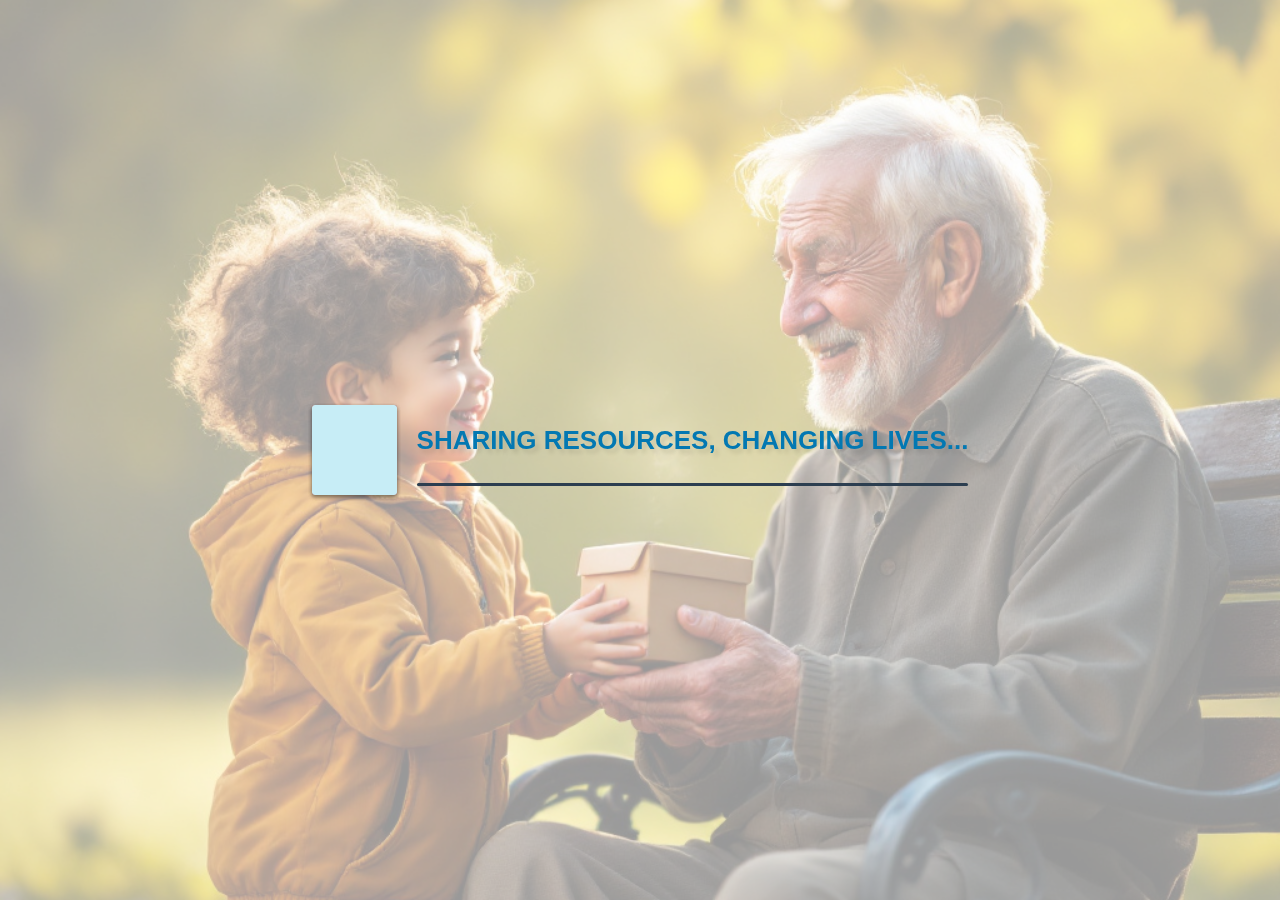
<file: index.html>
<!DOCTYPE html>
<html lang="en">
<head>
    <meta charset="UTF-8">
    <meta name="viewport" content="width=device-width, initial-scale=1.0">
    <title>Book Donation</title>
    <link rel="stylesheet" href="/Preloader/styles.css">
    <link rel="icon" type="image/x-icon" href="asset/favicon.jpg">
</head>
<body>

    <div id="preloader">
        <div class="animation-stage">
            <div class="preloader-content">
                <div class="book">
                    <div class="book-page1"></div>
                    <div class="book-page2"></div>
                    <div class="book-page3"></div>
                </div>
                <p class="tagline">SHARING RESOURCES, CHANGING LIVES...</p>
            </div>    
        </div>
    </div>
    <div id="mainContent" style="display: none;">
        <p>content</p>
    </div>

    <script src="/Preloader/main.js"></script>
</body>
</html>
</file>
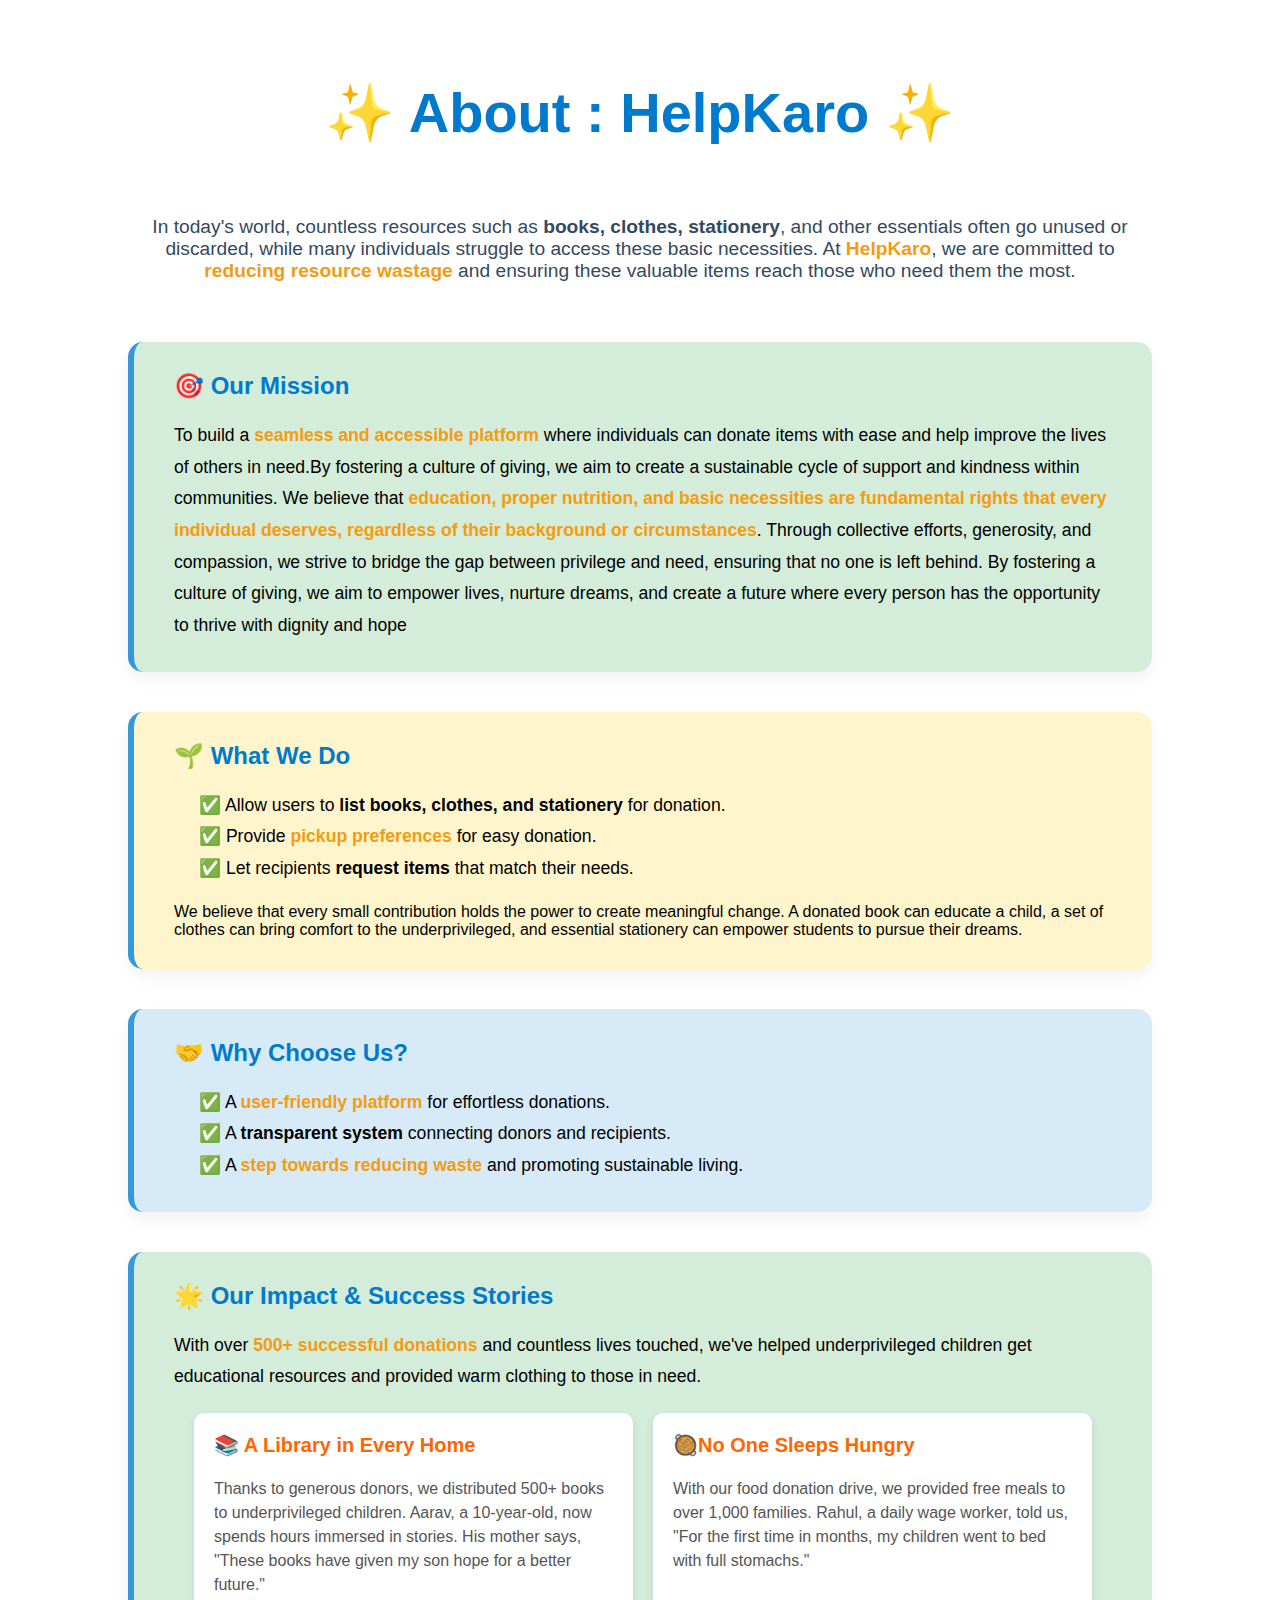
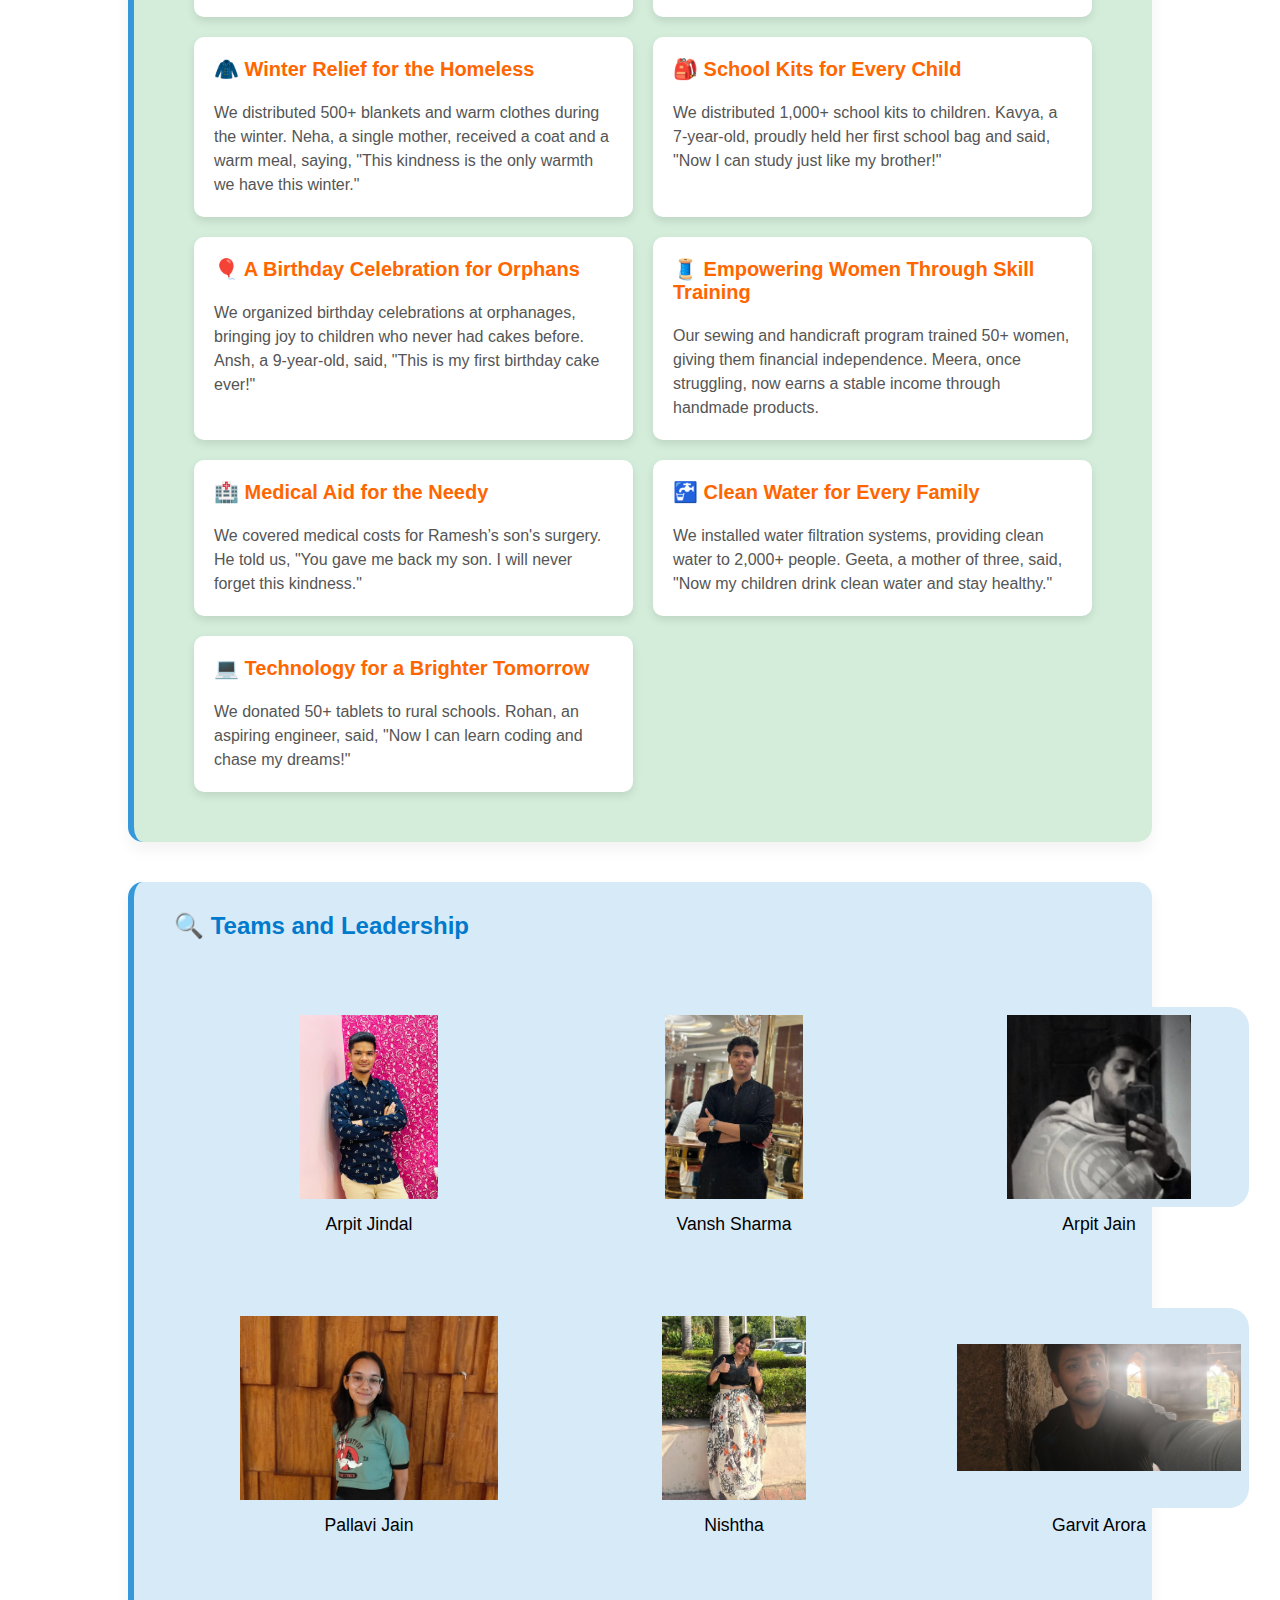
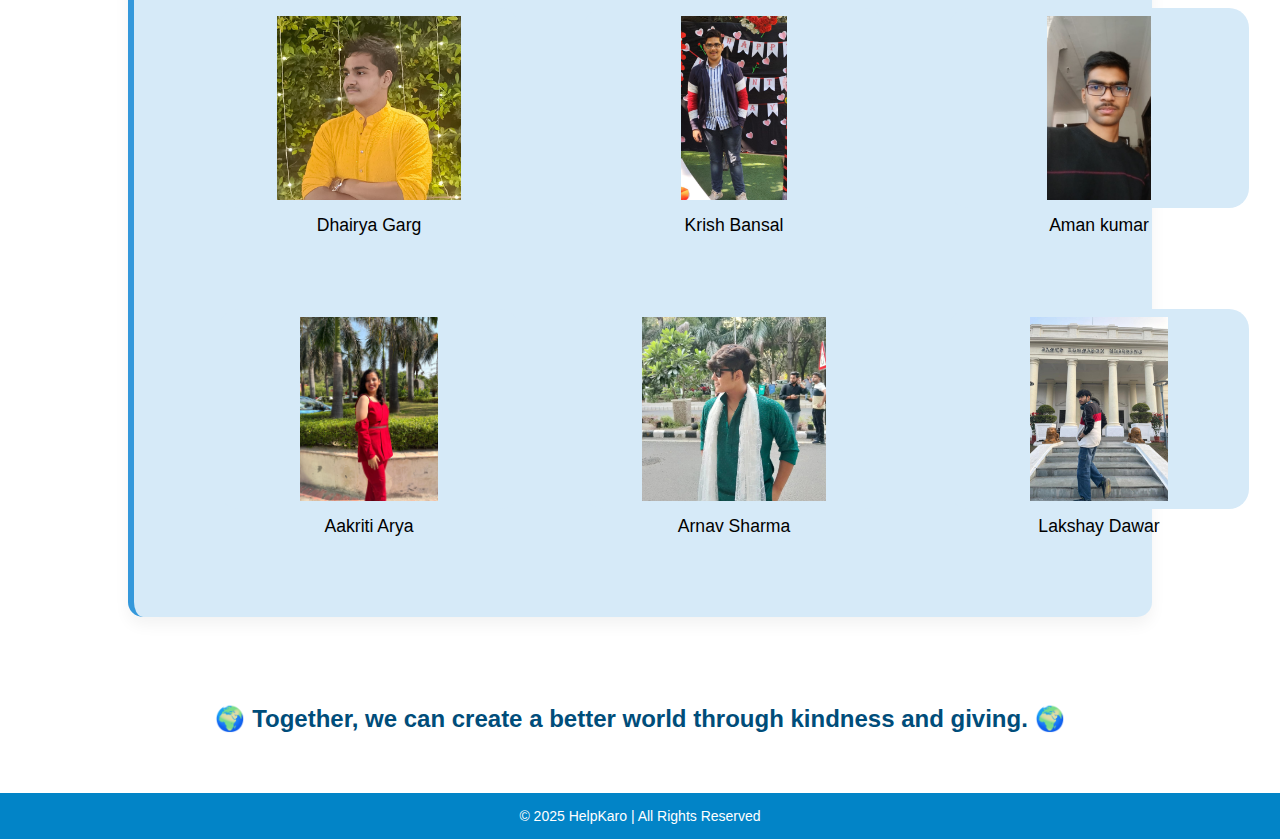
<file: about-us/index.html>
<!DOCTYPE html>
<html lang="en">
  <head>
    <meta charset="UTF-8" />
    <meta name="viewport" content="width=device-width, initial-scale=1.0" />
    <title>About Us - DonateEase</title>
    <link rel="stylesheet" href="styles.css" />
  </head>
  <body>
    <!-- About Us Section -->
    <section class="about-section">
      <div class="container">
        <!-- Main Heading -->
        <h1 class="section-title">✨ About : HelpKaro ✨</h1>

        <!-- About Content -->
        <p class="intro-text">
          In today's world, countless resources such as
          <strong>books, clothes, stationery</strong>, and other essentials
          often go unused or discarded, while many individuals struggle to
          access these basic necessities. At
          <span class="highlight">HelpKaro</span>, we are committed to
          <span class="highlight">reducing resource wastage</span> and ensuring
          these valuable items reach those who need them the most.
        </p>

        <!-- Mission Section -->
        <div class="content-box mission">
          <h2>🎯 Our Mission</h2>
          <p>
            To build a
            <span class="highlight">seamless and accessible platform</span>
            where individuals can donate items with ease and help improve the
            lives of others in need.By fostering a culture of giving, we aim to
            create a sustainable cycle of support and kindness within
            communities. We believe that
            <span class="highlight"
              >education, proper nutrition, and basic necessities are
              fundamental rights that every individual deserves, regardless of
              their background or circumstances</span
            >. Through collective efforts, generosity, and compassion, we strive
            to bridge the gap between privilege and need, ensuring that no one
            is left behind. By fostering a culture of giving, we aim to empower
            lives, nurture dreams, and create a future where every person has
            the opportunity to thrive with dignity and hope
          </p>
        </div>

        <!-- What We Do -->
        <div class="content-box what-we-do">
          <h2>🌱 What We Do</h2>
          <ul>
            ✅ Allow users to
            <strong>list books, clothes, and stationery</strong>
            for donation.
            <br />

            ✅ Provide
            <span class="highlight">pickup preferences</span>
            for easy donation.
            <br />

            ✅ Let recipients
            <strong>request items</strong>
            that match their needs.
          </ul>
          <br />
          We believe that every small contribution holds the power to create
          meaningful change. A donated book can educate a child, a set of
          clothes can bring comfort to the underprivileged, and essential
          stationery can empower students to pursue their dreams.
        </div>

        <!-- Why Choose Us -->
        <div class="content-box why-choose-us">
          <h2>🤝 Why Choose Us?</h2>
          <ul>
            ✅ A
            <span class="highlight">user-friendly platform</span>
            for effortless donations.
            <br />

            ✅ A
            <strong>transparent system</strong>
            connecting donors and recipients.
            <br />

            ✅ A
            <span class="highlight">step towards reducing waste</span>
            and promoting sustainable living.
          </ul>
        </div>

        <!-- Our Vision -->
        <!-- <div class="content-box vision"> -->
        <!-- <h3>🌏 Our Vision</h3> -->
        <!-- <p> -->
        <!-- We envision a world where -->
        <!-- <span class="highlight">no resource goes to waste</span> and every
          individual has access to essential resources. By leveraging
          <strong>technology and community support</strong>, we aim to create
          lasting social impact.
        </p> -->
        <!-- </div>  -->

        <!-- Final Text -->
      </div>
      <!-- </section>

    <section class="about-section"> -->
      <div class="container">
        <!-- <h1 class="section-title">📚 About HelpKaro 🌟</h1>
      <p class="intro-text">
        Empowering communities by connecting those who wish to donate with those in need.
        We aim to reduce resource wastage and bring hope to lives through meaningful donations of
        <strong>Books, Stationery, and Clothes.</strong>
      </p> -->

        <!-- Impact and Success Stories -->
        <div class="content-box impact">
          <h2>🌟 Our Impact & Success Stories</h2>
          <p>
            With over
            <span class="highlight">500+ successful donations</span> and
            countless lives touched, we've helped underprivileged children get
            educational resources and provided warm clothing to those in need.
          </p>

          <div class="stories-container">
            <div class="story-card">
              <h2>📚 A Library in Every Home</h2>
              <p>
                Thanks to generous donors, we distributed 500+ books to
                underprivileged children. Aarav, a 10-year-old, now spends hours
                immersed in stories. His mother says, "These books have given my
                son hope for a better future."
              </p>
            </div>

            <div class="story-card">
              <h2>🥘No One Sleeps Hungry</h2>
              <p>
                With our food donation drive, we provided free meals to over
                1,000 families. Rahul, a daily wage worker, told us, "For the
                first time in months, my children went to bed with full
                stomachs."
              </p>
            </div>

            <div class="story-card">
              <h2>🧥 Winter Relief for the Homeless</h2>
              <p>
                We distributed 500+ blankets and warm clothes during the winter.
                Neha, a single mother, received a coat and a warm meal, saying,
                "This kindness is the only warmth we have this winter."
              </p>
            </div>

            <div class="story-card">
              <h2>🎒 School Kits for Every Child</h2>
              <p>
                We distributed 1,000+ school kits to children. Kavya, a
                7-year-old, proudly held her first school bag and said, "Now I
                can study just like my brother!"
              </p>
            </div>

            <div class="story-card">
              <h2>🎈 A Birthday Celebration for Orphans</h2>
              <p>
                We organized birthday celebrations at orphanages, bringing joy
                to children who never had cakes before. Ansh, a 9-year-old,
                said, "This is my first birthday cake ever!"
              </p>
            </div>

            <div class="story-card">
              <h2>🧵 Empowering Women Through Skill Training</h2>
              <p>
                Our sewing and handicraft program trained 50+ women, giving them
                financial independence. Meera, once struggling, now earns a
                stable income through handmade products.
              </p>
            </div>

            <div class="story-card">
              <h2>🏥 Medical Aid for the Needy</h2>
              <p>
                We covered medical costs for Ramesh’s son's surgery. He told us,
                "You gave me back my son. I will never forget this kindness."
              </p>
            </div>

            <div class="story-card">
              <h2>🚰 Clean Water for Every Family</h2>
              <p>
                We installed water filtration systems, providing clean water to
                2,000+ people. Geeta, a mother of three, said, "Now my children
                drink clean water and stay healthy."
              </p>
            </div>

            <div class="story-card">
              <h2>💻 Technology for a Brighter Tomorrow</h2>
              <p>
                We donated 50+ tablets to rural schools. Rohan, an aspiring
                engineer, said, "Now I can learn coding and chase my dreams!"
              </p>
            </div>
          </div>
        </div>

        <!-- How Donations Are Used
        <div class="content-box donations">
          <h2>🤝 How Your Donations Are Used?</h2>
          <ul>
            <li>📚 Books are distributed to educational institutions and libraries.</li>
            <li>🖊️ Stationery items support students in rural areas.</li>
            <li>👕 Clothes are provided to homeless shelters and orphanages.</li>
          </ul>
        </div> -->

        <!-- Why Choose Us -->
        <div class="content-box why-us">
          <h2>🔍 Teams and Leadership</h2>
          <div class="card-container">
            <div class="image-container card1">
              <img src="IMG-20221005-WA0022.jpg" alt="Image" />
              <p>Arpit Jindal</p>
            </div>

            <div class="image-container card1">
              <img
                src="WhatsApp Image 2025-03-19 at 11.33.04_2a36cc74.jpg"
                alt="Image"
              />
              <p>Vansh Sharma</p>
            </div>

            <div class="image-container card1">
              <img
                src="WhatsApp Image 2025-03-18 at 15.23.36.jpeg"
                alt="Image"
              />
              <p>Arpit Jain</p>
            </div>

            <div class="image-container card1">
              <img
                src="WhatsApp Image 2025-03-18 at 23.37.28.jpeg"
                alt="Image"
              />
              <p>Pallavi Jain</p>
            </div>

            <div class="image-container card1">
              <img
                src="WhatsApp Image 2025-03-18 at 23.44.25.jpeg"
                alt="Image"
              />
              <p>Nishtha</p>
            </div>

            <div class="image-container card1">
              <img
                src="WhatsApp Image 2025-03-18 at 23.34.37.jpeg"
                alt="Image"
              />
              <p>Garvit Arora</p>
            </div>
            <div class="image-container card1">
              <img
                src="WhatsApp Image 2025-03-18 at 23.43.25.jpeg"
                alt="Image"
              />
              <p>Dhairya Garg</p>
            </div>
            <div class="image-container card1">
              <img
                src="WhatsApp Image 2025-03-19 at 11.41.16_0f0be3b2.jpg"
                alt="Image"
              />
              <p>Krish Bansal</p>
            </div>

            <div class="image-container card1">
              <img
                src="WhatsApp Image 2025-03-18 at 23.52.24.jpeg"
                alt="Image"
              />
              <p>Aman kumar</p>
            </div>

            <div class="image-container card1">
              <img
                src="be5d7bca-53a8-405a-81fc-c0c3c94af368.jpeg"
                alt="Image"
              />
              <p>Aakriti Arya</p>
            </div>

            <div class="image-container card1">
              <img
                src="WhatsApp Image 2025-03-18 at 23.59.08.jpeg"
                alt="Image"
              />
              <p>Arnav Sharma</p>
            </div>

            <div class="image-container card1">
              <img
                src="WhatsApp Image 2025-03-18 at 23.35.22.jpeg"
                alt="Image"
              />
              <p>Lakshay Dawar</p>
            </div>
          </div>
        </div>

        <br />

        <!-- Final Statement -->
        <p class="final-text">
          🌍
          <strong
            >Together, we can create a better world through kindness and giving.
            🌍</strong
          >
        </p>
      </div>
    </section>

    <!-- Footer -->
    <footer class="footer">
      <p>&copy; 2025 HelpKaro | All Rights Reserved</p>
    </footer>
  </body>
</html>
</file>
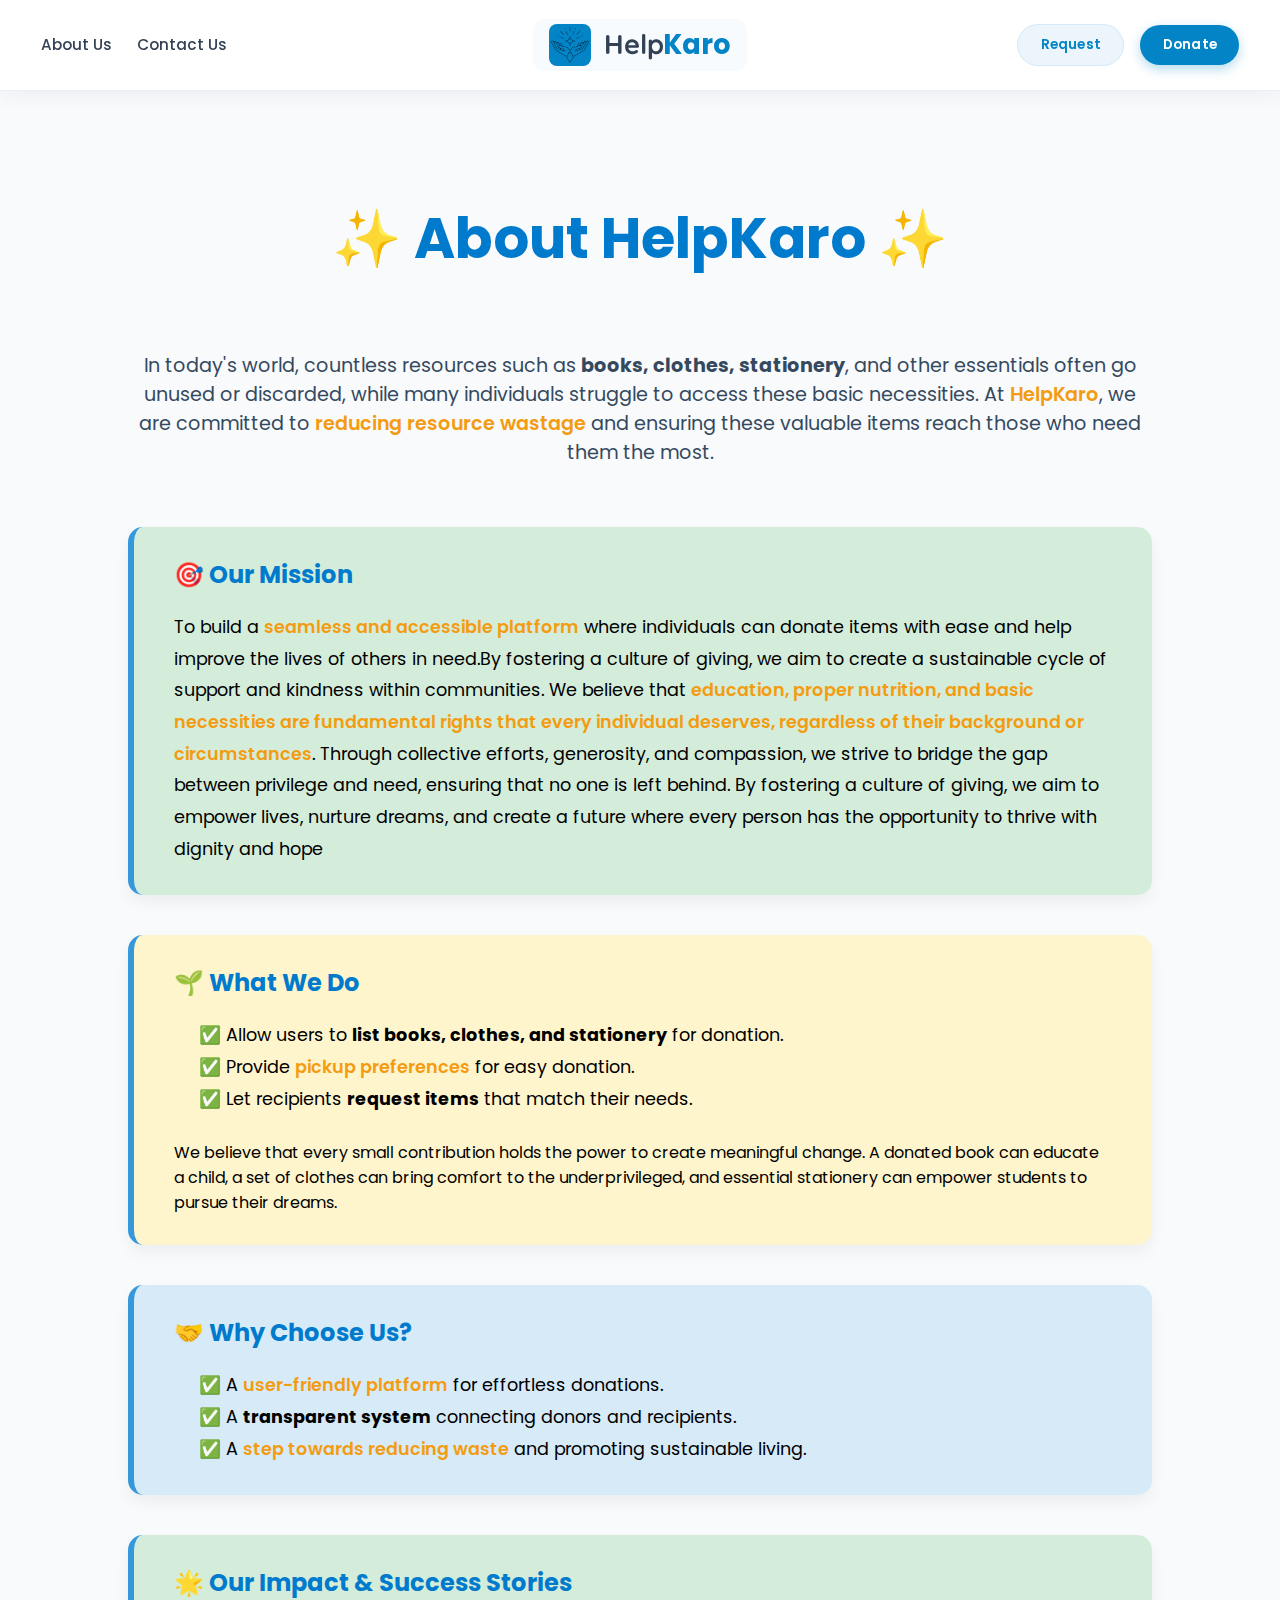
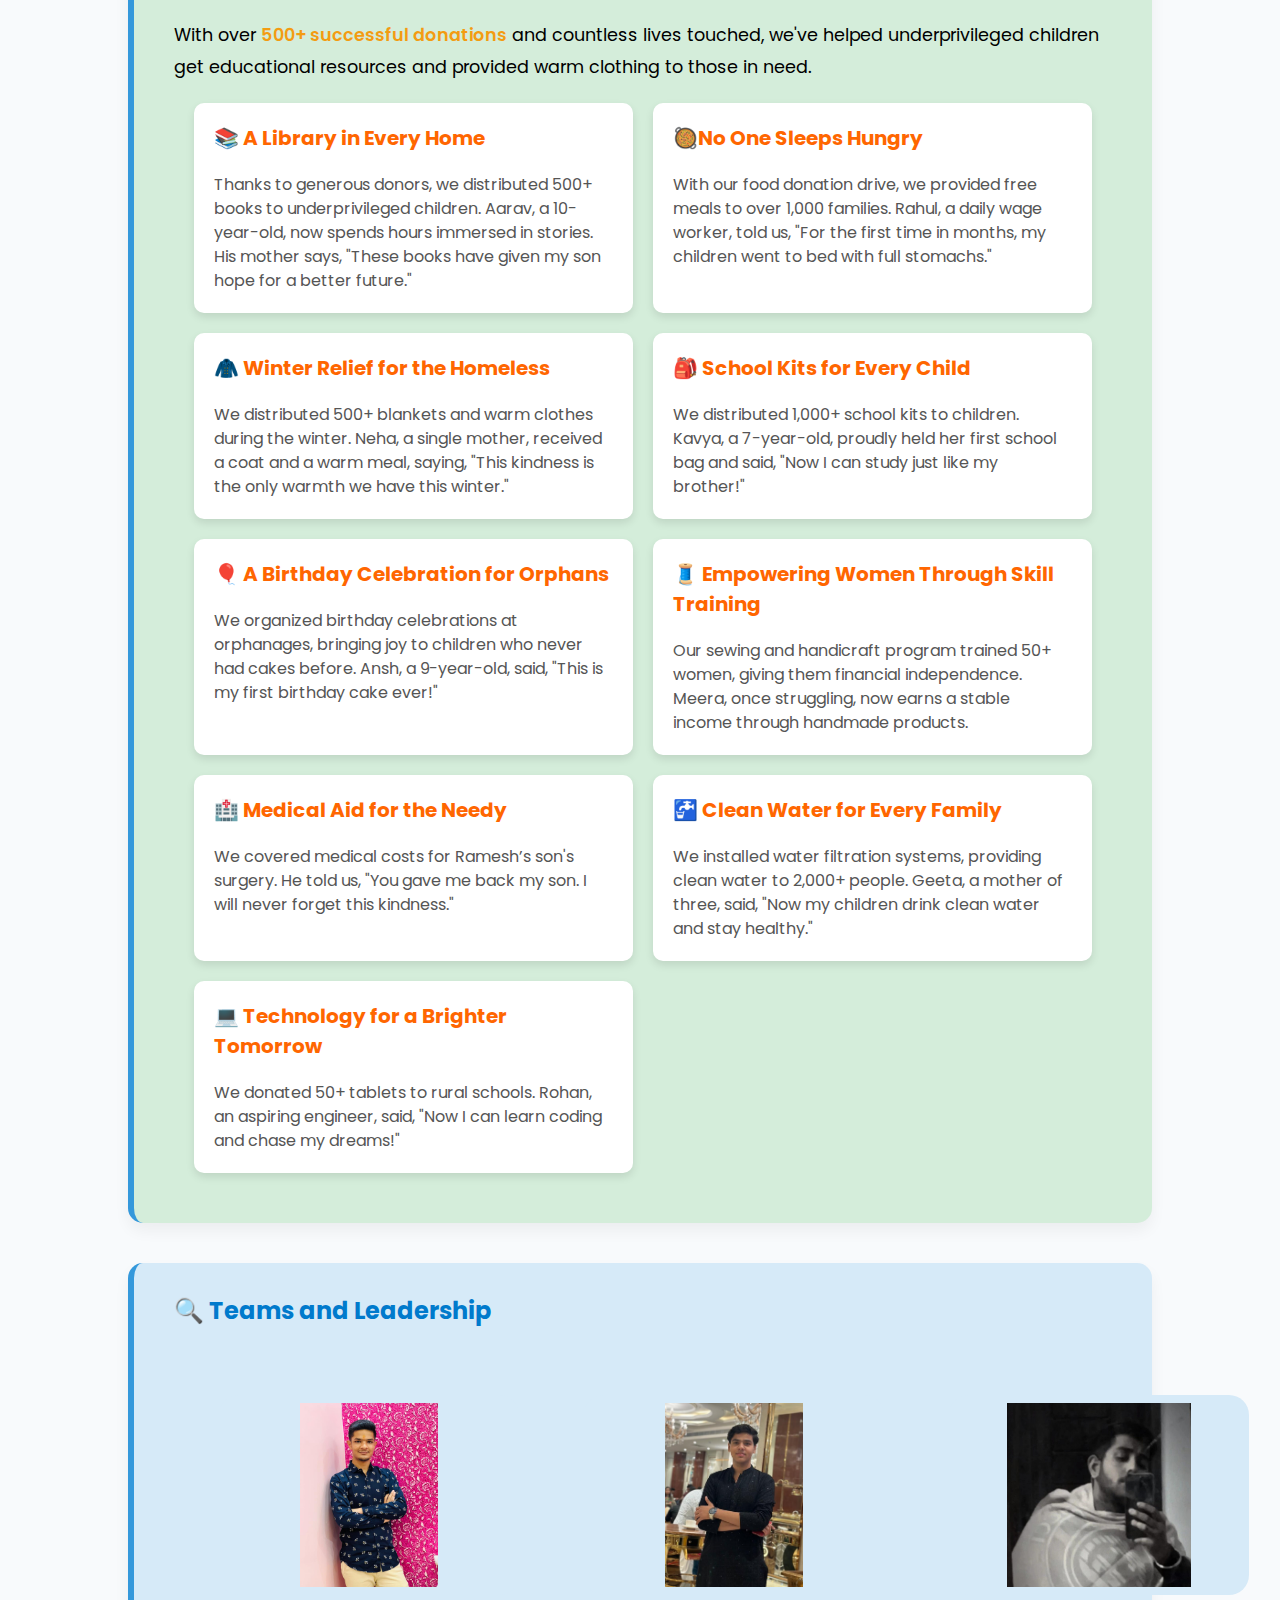
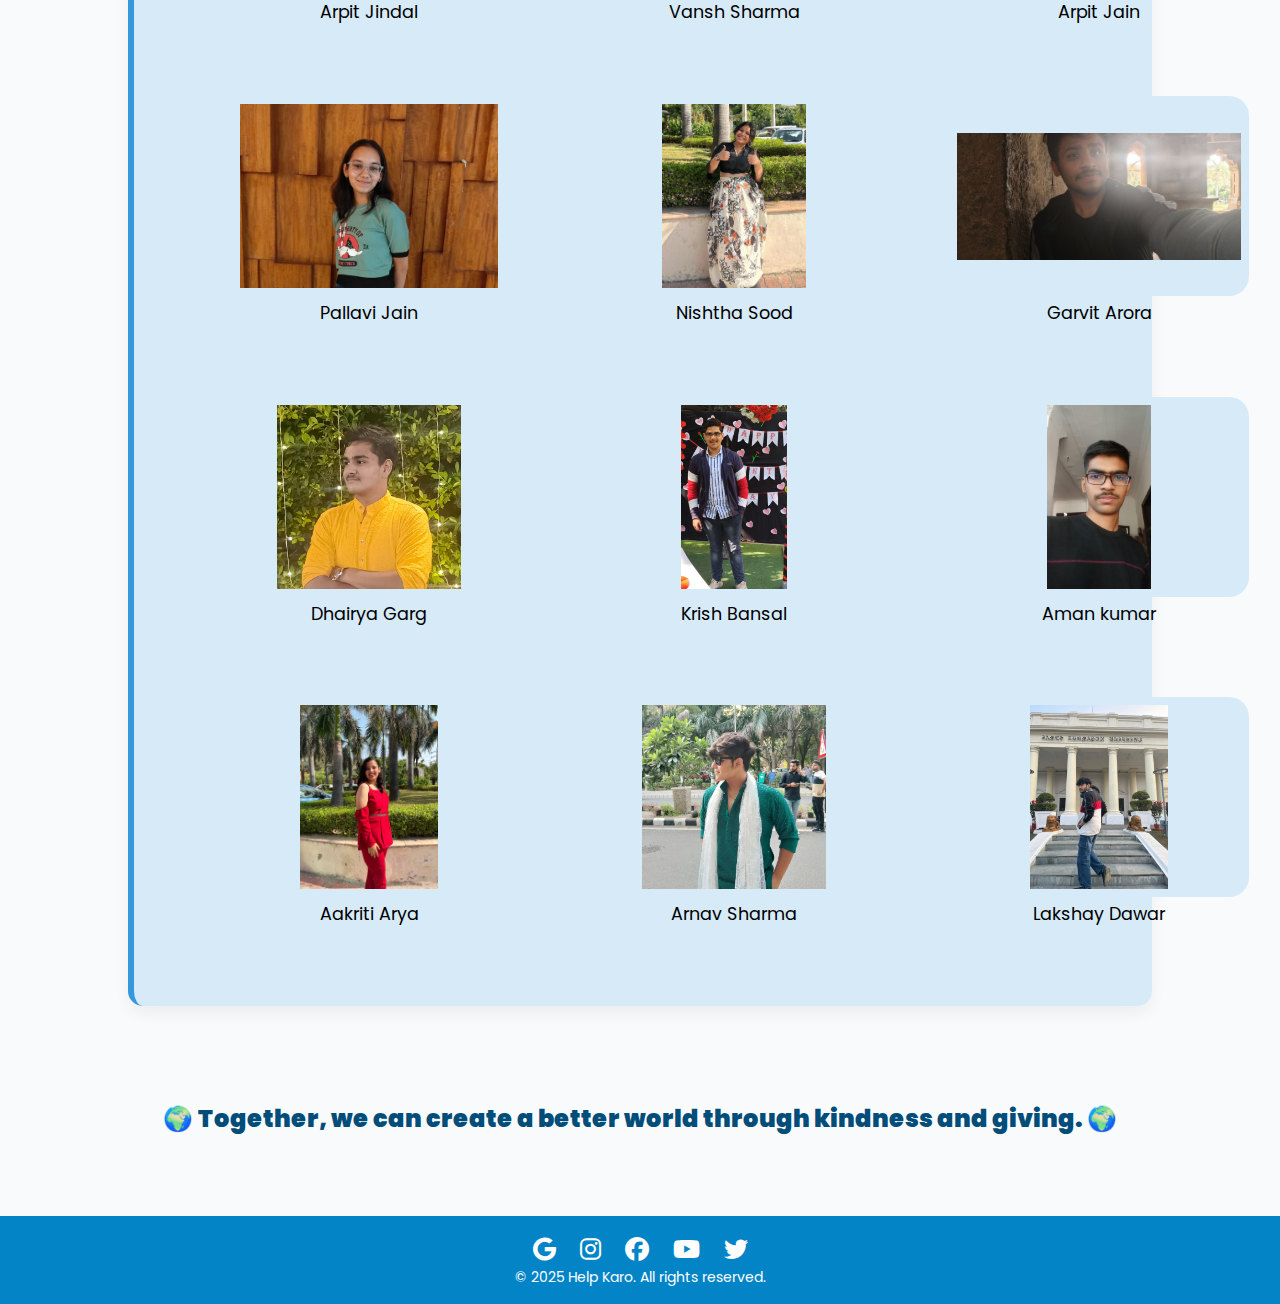
<file: about.html>
<!DOCTYPE html>
<html lang="en">
  <head>
    <meta charset="UTF-8" />
    <meta name="viewport" content="width=device-width, initial-scale=1.0" />
    <title>HelpKaro - About Us</title>
    <link rel="stylesheet" href="about-us/about.css" />
    <link href="https://fonts.googleapis.com/css2?family=Poppins:wght@300;400;500;600;700&family=Quicksand:wght@400;500;600;700&display=swap" rel="stylesheet">
    <link rel="stylesheet" href="https://cdnjs.cloudflare.com/ajax/libs/font-awesome/6.4.2/css/all.min.css">
    <link rel="icon" type="image/x-icon" href="asset/favicon.jpg">

    <style>
      * {
          margin: 0;
          padding: 0;
          box-sizing: border-box;
      }
      
      body {
          font-family: 'Poppins', sans-serif;
          background-color: #f8fafc;
      }
      
      .navbar {
          display: flex;
          justify-content: space-between;
          align-items: center;
          padding: 1.2rem 2%;
          background-color: #ffffff;
          box-shadow: 0 4px 20px rgba(0, 0, 0, 0.05);
          position: sticky;
          top: 0;
          z-index: 1000;
          border-bottom: 1px solid rgba(0, 110, 255, 0.1);
      }
      
      .nav-left, .nav-center, .nav-right {
          display: flex;
          align-items: center;
      }
      
      .nav-left {
          width: 25%;
          padding-left: 15px;
      }
      
      .nav-center {
          width: 50%;
          justify-content: center;
      }
      
      .nav-right {
          width: 25%;
          justify-content: flex-end;
          padding-right: 15px;
      }
      
      .nav-left a {
          text-decoration: none;
          color: #334155;
          font-weight: 500;
          font-size: 0.95rem;
          margin: 0 0.8rem;
          padding: 0.5rem 0;
          transition: all 0.3s ease;
          position: relative;
      }
      
      .nav-left a:first-child {
          margin-left: 0;
      }
      
      .nav-left a:after {
          content: '';
          position: absolute;
          width: 0;
          height: 2px;
          bottom: 0;
          left: 0;
          background-color: #0284c7;
          transition: all 0.3s ease;
          opacity: 0;
      }
      
      .nav-left a:hover {
          color: #0284c7;
      }
      
      .nav-left a:hover:after {
          width: 100%;
          opacity: 1;
      }
      
      .logo-container {
          display: flex;
          align-items: center;
          padding: 0.3rem 1rem;
          background-color: rgba(2, 132, 199, 0.03);
          border-radius: 12px;
          transition: all 0.3s ease;
      }
      
      .logo-container:hover {
          background-color: rgba(2, 132, 199, 0.07);
          transform: translateY(-1px);
      }
      
      .logo {
          width: 42px;
          height: 42px;
          display: flex;
          justify-content: center;
          align-items: center;
          margin-right: 0.8rem;
          overflow: hidden;
          border-radius: 8px;
      }
      
      .logo img {
          width: 100%;
          height: 100%;
          object-fit: cover;
      }
      
      .brand-name {
          font-family: 'Quicksand', sans-serif;
          font-weight: 700;
          font-size: 1.7rem;
          color: #334155;
          letter-spacing: -0.2px;
      }
      
      .brand-name span {
          color: #0284c7;
      }
      
      .nav-right button {
          border: none;
          padding: 0.65rem 1.4rem;
          margin: 0 0.5rem;
          font-weight: 600;
          font-size: 0.85rem;
          letter-spacing: 0.2px;
          border-radius: 30px;
          cursor: pointer;
          transition: all 0.3s ease;
      }
      
      .nav-right button:last-child {
          margin-right: 0;
      }
      
      .btn-request {
          color: #0284c7;
          background-color: rgba(2, 132, 199, 0.08);
          border: 1px solid rgba(2, 132, 199, 0.1) !important;
      }
      
      .btn-request:hover {
          background-color: rgba(2, 132, 199, 0.15);
          transform: translateY(-2px);
      }
      
      .btn-donate {
          color: white;
          background-color: #0284c7;
          box-shadow: 0 4px 12px rgba(2, 132, 199, 0.3);
      }
      
      .btn-donate:hover {
          background-color: #0369a1;
          transform: translateY(-2px);
          box-shadow: 0 6px 16px rgba(2, 132, 199, 0.4);
      }
      
      @media (max-width: 768px) {
          .navbar {
              flex-direction: column;
              padding: 1rem 2%;
          }
          
          .nav-left, .nav-center, .nav-right {
              width: 100%;
              justify-content: center;
              padding: 0.5rem 0;
          }
          
          .nav-left {
              justify-content: center;
              order: 2;
          }
          
          .nav-center {
              order: 1;
              margin-bottom: 0.5rem;
          }
          
          .nav-right {
              justify-content: center;
              order: 3;
              margin-top: 0.5rem;
          }
          
          .nav-left a, .nav-right button {
              margin: 0.3rem;
              padding: 0.5rem 1rem;
              font-size: 0.8rem;
          }
          
          .brand-name {
              font-size: 1.5rem;
          }
      }
  </style>
  <style> 
      .footer {
          background-color:  #0284c7;
          color: white;
          text-align: center;
          padding: 1rem 0;
          margin-top: 20px;
      }
      
      .footer-container {
          max-width: 1200px;
          margin: auto;
      }
      
      .social-links a {
          color: #ffffff;
          margin: 0 10px;
          text-decoration: none;
          font-size: 1.5rem;
      }
      
      .social-links a:hover {
          color: #ffd700;
      }
      </style>
  </head>
  <body>
    <nav class="navbar">
      <div class="nav-left">
          <a href="about.html">About Us</a>
          <a href="contact.html">Contact Us</a>
      </div>
      
      <div class="nav-center">
          <div class="logo-container">
              <div class="logo">
                  <img src="asset/logo.png" alt="Help Karo Logo">
              </div>
              <span class="brand-name">Help<span>Karo</span></span>
          </div>
      </div>
      
      <div class="nav-right">
          <button class="btn-request" onclick="location.href='request.html';">Request</button>
          <button class="btn-donate" onclick="location.href='index2.html';" >Donate</button>
      </div>
  </nav>
  <br>

    <!-- About Us Section -->
    <section class="about-section">
      <div class="container">
        <!-- Main Heading -->
        <h1 class="section-title">✨ About HelpKaro ✨</h1>

        <!-- About Content -->
        <p class="intro-text">
          In today's world, countless resources such as
          <strong>books, clothes, stationery</strong>, and other essentials
          often go unused or discarded, while many individuals struggle to
          access these basic necessities. At
          <span class="highlight">HelpKaro</span>, we are committed to
          <span class="highlight">reducing resource wastage</span> and ensuring
          these valuable items reach those who need them the most.
        </p>

        <!-- Mission Section -->
        <div class="content-box mission">
          <h2>🎯 Our Mission</h2>
          <p>
            To build a
            <span class="highlight">seamless and accessible platform</span>
            where individuals can donate items with ease and help improve the
            lives of others in need.By fostering a culture of giving, we aim to
            create a sustainable cycle of support and kindness within
            communities. We believe that
            <span class="highlight"
              >education, proper nutrition, and basic necessities are
              fundamental rights that every individual deserves, regardless of
              their background or circumstances</span
            >. Through collective efforts, generosity, and compassion, we strive
            to bridge the gap between privilege and need, ensuring that no one
            is left behind. By fostering a culture of giving, we aim to empower
            lives, nurture dreams, and create a future where every person has
            the opportunity to thrive with dignity and hope
          </p>
        </div>

        <!-- What We Do -->
        <div class="content-box what-we-do">
          <h2>🌱 What We Do</h2>
          <ul>
            ✅ Allow users to
            <strong>list books, clothes, and stationery</strong>
            for donation.
            <br />

            ✅ Provide
            <span class="highlight">pickup preferences</span>
            for easy donation.
            <br />

            ✅ Let recipients
            <strong>request items</strong>
            that match their needs.
          </ul>
          <br />
          We believe that every small contribution holds the power to create
          meaningful change. A donated book can educate a child, a set of
          clothes can bring comfort to the underprivileged, and essential
          stationery can empower students to pursue their dreams.
        </div>

        <!-- Why Choose Us -->
        <div class="content-box why-choose-us">
          <h2>🤝 Why Choose Us?</h2>
          <ul>
            ✅ A
            <span class="highlight">user-friendly platform</span>
            for effortless donations.
            <br />

            ✅ A
            <strong>transparent system</strong>
            connecting donors and recipients.
            <br />

            ✅ A
            <span class="highlight">step towards reducing waste</span>
            and promoting sustainable living.
          </ul>
        </div>

        <!-- Our Vision -->
        <!-- <div class="content-box vision"> -->
        <!-- <h3>🌏 Our Vision</h3> -->
        <!-- <p> -->
        <!-- We envision a world where -->
        <!-- <span class="highlight">no resource goes to waste</span> and every
          individual has access to essential resources. By leveraging
          <strong>technology and community support</strong>, we aim to create
          lasting social impact.
        </p> -->
        <!-- </div>  -->

        <!-- Final Text -->
      </div>
      <!-- </section>

    <section class="about-section"> -->
      <div class="container">
        <!-- <h1 class="section-title">📚 About HelpKaro 🌟</h1>
      <p class="intro-text">
        Empowering communities by connecting those who wish to donate with those in need.
        We aim to reduce resource wastage and bring hope to lives through meaningful donations of
        <strong>Books, Stationery, and Clothes.</strong>
      </p> -->

        <!-- Impact and Success Stories -->
        <div class="content-box impact">
          <h2>🌟 Our Impact & Success Stories</h2>
          <p>
            With over
            <span class="highlight">500+ successful donations</span> and
            countless lives touched, we've helped underprivileged children get
            educational resources and provided warm clothing to those in need.
          </p>

          <div class="stories-container">
            <div class="story-card">
              <h2>📚 A Library in Every Home</h2>
              <p>
                Thanks to generous donors, we distributed 500+ books to
                underprivileged children. Aarav, a 10-year-old, now spends hours
                immersed in stories. His mother says, "These books have given my
                son hope for a better future."
              </p>
            </div>

            <div class="story-card">
              <h2>🥘No One Sleeps Hungry</h2>
              <p>
                With our food donation drive, we provided free meals to over
                1,000 families. Rahul, a daily wage worker, told us, "For the
                first time in months, my children went to bed with full
                stomachs."
              </p>
            </div>

            <div class="story-card">
              <h2>🧥 Winter Relief for the Homeless</h2>
              <p>
                We distributed 500+ blankets and warm clothes during the winter.
                Neha, a single mother, received a coat and a warm meal, saying,
                "This kindness is the only warmth we have this winter."
              </p>
            </div>

            <div class="story-card">
              <h2>🎒 School Kits for Every Child</h2>
              <p>
                We distributed 1,000+ school kits to children. Kavya, a
                7-year-old, proudly held her first school bag and said, "Now I
                can study just like my brother!"
              </p>
            </div>

            <div class="story-card">
              <h2>🎈 A Birthday Celebration for Orphans</h2>
              <p>
                We organized birthday celebrations at orphanages, bringing joy
                to children who never had cakes before. Ansh, a 9-year-old,
                said, "This is my first birthday cake ever!"
              </p>
            </div>

            <div class="story-card">
              <h2>🧵 Empowering Women Through Skill Training</h2>
              <p>
                Our sewing and handicraft program trained 50+ women, giving them
                financial independence. Meera, once struggling, now earns a
                stable income through handmade products.
              </p>
            </div>

            <div class="story-card">
              <h2>🏥 Medical Aid for the Needy</h2>
              <p>
                We covered medical costs for Ramesh’s son's surgery. He told us,
                "You gave me back my son. I will never forget this kindness."
              </p>
            </div>

            <div class="story-card">
              <h2>🚰 Clean Water for Every Family</h2>
              <p>
                We installed water filtration systems, providing clean water to
                2,000+ people. Geeta, a mother of three, said, "Now my children
                drink clean water and stay healthy."
              </p>
            </div>

            <div class="story-card">
              <h2>💻 Technology for a Brighter Tomorrow</h2>
              <p>
                We donated 50+ tablets to rural schools. Rohan, an aspiring
                engineer, said, "Now I can learn coding and chase my dreams!"
              </p>
            </div>
          </div>
        </div>

        <!-- How Donations Are Used
        <div class="content-box donations">
          <h2>🤝 How Your Donations Are Used?</h2>
          <ul>
            <li>📚 Books are distributed to educational institutions and libraries.</li>
            <li>🖊️ Stationery items support students in rural areas.</li>
            <li>👕 Clothes are provided to homeless shelters and orphanages.</li>
          </ul>
        </div> -->

        <!-- Why Choose Us -->
        <div class="content-box why-us">
          <h2>🔍 Teams and Leadership</h2>
          <div class="card-container">
            <div class="image-container card1">
              <img src="about-us/IMG-20221005-WA0022.jpg" alt="Image" />
              <p>Arpit Jindal</p>
            </div>

            <div class="image-container card1">
              <img
                src="about-us/WhatsApp Image 2025-03-19 at 11.33.04_2a36cc74.jpg"
                alt="Image"
              />
              <p>Vansh Sharma</p>
            </div>

            <div class="image-container card1">
              <img
                src="about-us/WhatsApp Image 2025-03-18 at 15.23.36.jpeg"
                alt="Image"
              />
              <p>Arpit Jain</p>
            </div>

            <div class="image-container card1">
              <img
                src="about-us/WhatsApp Image 2025-03-18 at 23.37.28.jpeg"
                alt="Image"
              />
              <p>Pallavi Jain</p>
            </div>

            <div class="image-container card1">
              <img
                src="about-us/WhatsApp Image 2025-03-18 at 23.44.25.jpeg"
                alt="Image"
              />
              <p>Nishtha Sood</p>
            </div>

            <div class="image-container card1">
              <img
                src="about-us/WhatsApp Image 2025-03-18 at 23.34.37.jpeg"
                alt="Image"
              />
              <p>Garvit Arora</p>
            </div>
            <div class="image-container card1">
              <img
                src="about-us/WhatsApp Image 2025-03-18 at 23.43.25.jpeg"
                alt="Image"
              />
              <p>Dhairya Garg</p>
            </div>
            <div class="image-container card1">
              <img
                src="about-us/WhatsApp Image 2025-03-19 at 11.41.16_0f0be3b2.jpg"
                alt="Image"
              />
              <p>Krish Bansal</p>
            </div>

            <div class="image-container card1">
              <img
                src="about-us/WhatsApp Image 2025-03-18 at 23.52.24.jpeg"
                alt="Image"
              />
              <p>Aman kumar</p>
            </div>

            <div class="image-container card1">
              <img
                src="about-us/be5d7bca-53a8-405a-81fc-c0c3c94af368.jpeg"
                alt="Image"
              />
              <p>Aakriti Arya</p>
            </div>

            <div class="image-container card1">
              <img
                src="about-us/WhatsApp Image 2025-03-18 at 23.59.08.jpeg"
                alt="Image"
              />
              <p>Arnav Sharma</p>
            </div>

            <div class="image-container card1">
              <img
                src="about-us/WhatsApp Image 2025-03-18 at 23.35.22.jpeg"
                alt="Image"
              />
              <p>Lakshay Dawar</p>
            </div>
          </div>
        </div>

        <br />

        <!-- Final Statement -->
        <p class="final-text">
          🌍
          <strong
            >Together, we can create a better world through kindness and giving.
            🌍</strong
          >
        </p>
      </div>
    </section>

    <!-- Footer -->
    <footer class="footer">
      <div class="footer-container">
          
          <div class="social-links">
              <a href="https://www.google.com" target="_blank"><i class="fab fa-google"></i></a>
              <a href="https://www.instagram.com" target="_blank"><i class="fab fa-instagram"></i></a>
              <a href="https://www.facebook.com" target="_blank"><i class="fab fa-facebook"></i></a>
              <a href="https://www.youtube.com" target="_blank"><i class="fab fa-youtube"></i></a>
              <a href="https://www.twitter.com" target="_blank"><i class="fab fa-twitter"></i></a>
          </div>
        <p>&copy; 2025 Help Karo. All rights reserved.</p>
      </div>
  </footer>
  </body>
</html>
</file>
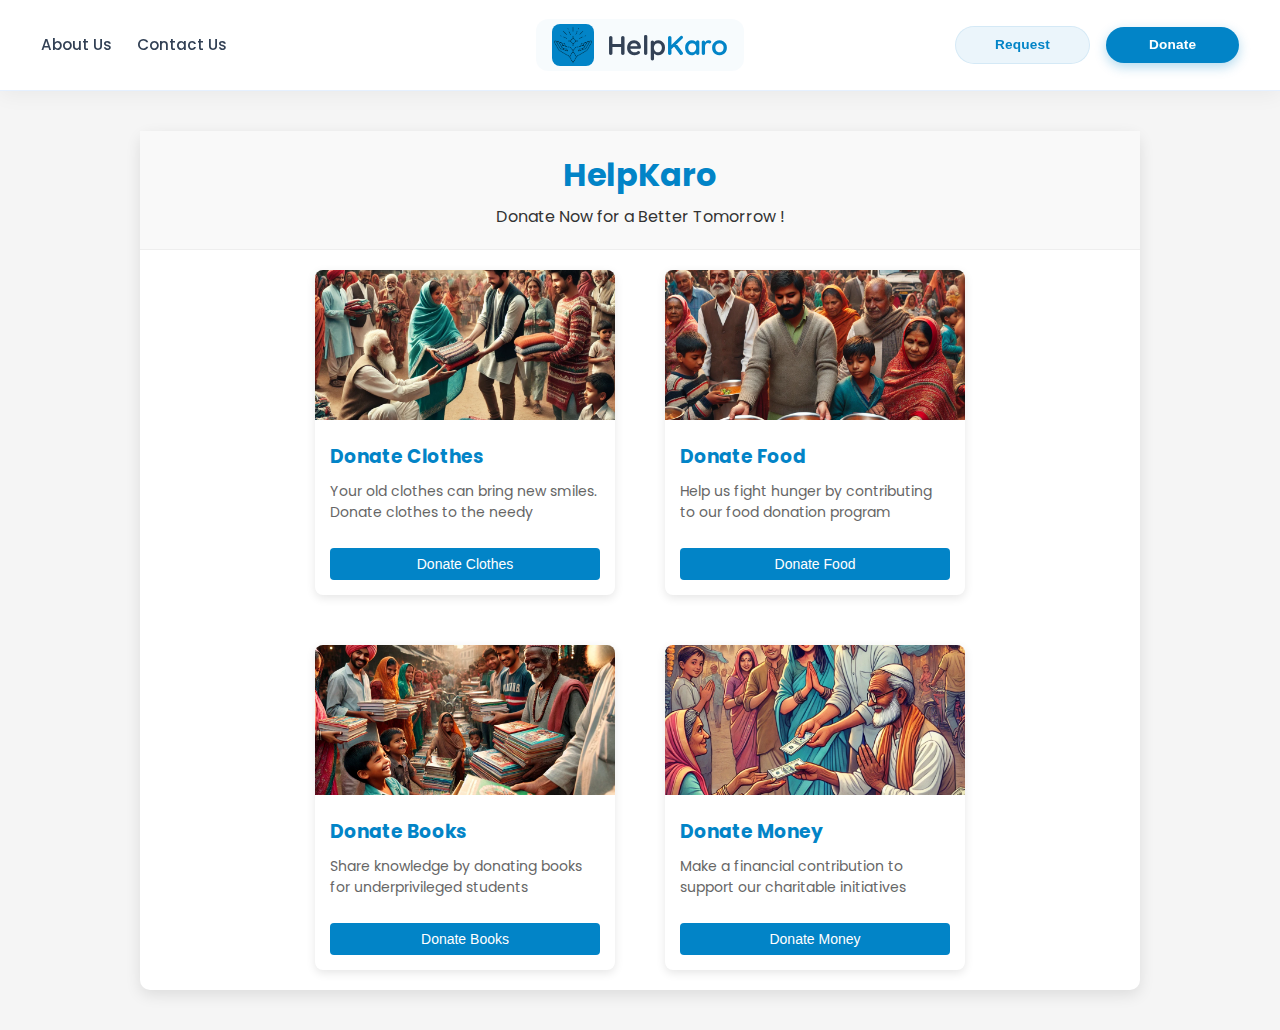
<file: index2.html>
<!DOCTYPE html>
<html lang="en">
<head>
  <meta charset="UTF-8">
  <meta name="viewport" content="width=device-width, initial-scale=1.0">
  <title>HelpKaro - Donate</title>
  <link href="https://fonts.googleapis.com/css2?family=Poppins:wght@300;400;500;600;700&family=Quicksand:wght@400;500;600;700&display=swap" rel="stylesheet">
  <link rel="icon" type="image/x-icon" href="asset/favicon.jpg">

  <style>
    
    * {
      margin: 0;
      padding: 0;
      box-sizing: border-box;
    }
    
    body {
      font-family: "Poppins", sans-serif;
      background-color: #f5f5f5;
      color: #333;
    }
    
    
    .navbar {
      display: flex;
      justify-content: space-between;
      align-items: center;
      padding: 1.2rem 2%;
      background-color: #ffffff;
      box-shadow: 0 4px 20px rgba(0, 0, 0, 0.05);
      position: sticky;
      top: 0;
      z-index: 1000;
      border-bottom: 1px solid rgba(0, 110, 255, 0.1);
    }
    
    .nav-left, .nav-center, .nav-right {
      display: flex;
      align-items: center;
    }
    
    .nav-left {
      width: 25%;
      padding-left: 15px;
    }
    
    .nav-center {
      width: 50%;
      justify-content: center;
    }
    
    .nav-right {
      width: 25%;
      justify-content: flex-end;
      padding-right: 15px;
    }
    
    .nav-left a {
      text-decoration: none;
      color: #334155;
      font-weight: 500;
      font-size: 0.95rem;
      margin: 0 0.8rem;
      padding: 0.5rem 0;
      transition: all 0.3s ease;
      position: relative;
    }
    
    .nav-left a:first-child {
      margin-left: 0;
    }
    
    .nav-left a:after {
      content: '';
      position: absolute;
      width: 0;
      height: 2px;
      bottom: 0;
      left: 0;
      background-color: #0284c7;
      transition: all 0.3s ease;
      opacity: 0;
    }
    
    .nav-left a:hover {
      color: #0284c7;
    }
    
    .nav-left a:hover:after {
      width: 100%;
      opacity: 1;
    }
    
    .logo-container {
      display: flex;
      align-items: center;
      padding: 0.3rem 1rem;
      background-color: rgba(2, 132, 199, 0.03);
      border-radius: 12px;
      transition: all 0.3s ease;
    }
    
    .logo-container:hover {
      background-color: rgba(2, 132, 199, 0.07);
      transform: translateY(-1px);
    }
    
    .logo {
      width: 42px;
      height: 42px;
      display: flex;
      justify-content: center;
      align-items: center;
      margin-right: 0.8rem;
      overflow: hidden;
      border-radius: 8px;
    }
    
    .logo img {
      width: 100%;
      height: 100%;
      object-fit: cover;
    }
    
    .brand-name {
      font-family: 'Quicksand', sans-serif;
      font-weight: 700;
      font-size: 1.7rem;
      color: #334155;
      letter-spacing: -0.2px;
    }
    
    .brand-name span {
      color: #0284c7;
    }
    
    .nav-right button {
      border: none;
      padding: 0.65rem 1.4rem;
      margin: 0 0.5rem;
      font-weight: 600;
      font-size: 0.85rem;
      letter-spacing: 0.2px;
      border-radius: 30px;
      cursor: pointer;
      transition: all 0.3s ease;
    }
    
    .nav-right button:last-child {
      margin-right: 0;
    }
    
    .btn-request {
      color: #0284c7;
      background-color: rgba(2, 132, 199, 0.08);
      border: 1px solid rgba(2, 132, 199, 0.1) !important;
    }
    
    .btn-request:hover {
      background-color: rgba(2, 132, 199, 0.15);
      transform: translateY(-2px);
    }
    
    .btn-donate {
      color: white;
      background-color: #0284c7;
      box-shadow: 0 4px 12px rgba(2, 132, 199, 0.3);
    }
    
    .btn-donate:hover {
      background-color: #0369a1;
      transform: translateY(-2px);
      box-shadow: 0 6px 16px rgba(2, 132, 199, 0.4);
    }
    
    @media (max-width: 768px) {
      .navbar {
        flex-direction: column;
        padding: 1rem 2%;
      }
      
      .nav-left, .nav-center, .nav-right {
        width: 100%;
        justify-content: center;
        padding: 0.5rem 0;
      }
      
      .nav-left {
        justify-content: center;
        order: 2;
      }
      
      .nav-center {
        order: 1;
        margin-bottom: 0.5rem;
      }
      
      .nav-right {
        justify-content: center;
        order: 3;
        margin-top: 0.5rem;
      }
      
      .nav-left a, .nav-right button {
        margin: 0.3rem;
        padding: 0.5rem 1rem;
        font-size: 0.8rem;
      }
    }
    
    /* Donation Form Page CSS */
    .container {
      max-width: 1000px;
      margin: 40px auto;
      background-color: #fff;
      border-radius: 10px;
      box-shadow: 0 5px 15px rgba(0, 0, 0, 0.1);
    }
    
    .header {
      padding: 20px;
      background-color: #f9f9f9;
      border-bottom: 1px solid #eee;
      text-align: center;
      animation: fadeIn 1s ease;
    }
    
    .header h1 {
      color: #0284c7;
      margin-bottom: 5px;
    }
    
    .donation-cards {
      display: flex;
      flex-wrap: wrap;
      justify-content: center;
      gap: 50px;
      padding: 20px;
      animation: slideIn 1s ease;
    }
    
    .card {
      width: 300px;
      background-color: #fff;
      border-radius: 8px;
      box-shadow: 0 3px 10px rgba(0, 0, 0, 0.1);
      overflow: hidden;
      transition: transform 0.3s ease, box-shadow 0.3s ease;
      cursor: pointer;
    }
    
    .card:hover {
      transform: translateY(-5px);
      box-shadow: 0 5px 15px rgba(0, 0, 0, 0.2);
    }
    
    .card img {
      width: 100%;
      height: 150px;
      object-fit: cover;
    }
    
    .card-content {
      padding: 15px;
    }
    
    .card h3 {
      margin-bottom: 10px;
      color: #0284c7;
    }
    
    .card p {
      margin-bottom: 15px;
      font-size: 14px;
      color: #666;
    }
    
    .card button {
      background-color: #0284c7;
      color: white;
      padding: 8px 15px;
      border: none;
      border-radius: 4px;
      cursor: pointer;
      font-size: 14px;
      width: 100%;
    }
    
    .content-wrapper {
      display: flex;
      flex-wrap: wrap;
      animation: fadeIn 1s ease;
    }
    
    .content {
      flex: 1;
      min-width: 300px;
      padding: 20px;
    }
    
    .content img {
      width: 100%;
      border-radius: 8px;
      margin: 15px 0;
    }
    
    .form-container {
      flex: 1;
      min-width: 300px;
      padding: 20px;
    }
    
    .form-group {
      background-color: #f9f9f9;
      padding: 10px;
      margin-bottom: 15px;
      border-radius: 5px;
      transition: transform 0.3s ease;
    }
    
    .form-group:focus-within {
      transform: scale(1.02);
    }
    
    input, textarea {
      width: 100%;
      padding: 10px;
      border: 1px solid #ddd;
      border-radius: 4px;
    }
    
    input:focus, textarea:focus {
      outline: 2px solid #0284c7;
    }
    
    button {
      background-color: #0284c7;
      color: white;
      padding: 12px;
      border: none;
      width: 100%;
      border-radius: 4px;
      cursor: pointer;
      font-size: 16px;
      margin-top: 10px;
      transition: background-color 0.3s ease, transform 0.2s ease;
    }
    
    button:hover {
      background-color: #0284c7;
      transform: scale(1.02);
    }
    
    button:active {
      transform: scale(0.98);
    }
    
    .qr-code {
      text-align: center;
      margin-top: 20px;
    }
    
    .qr-code img {
      max-width: 150px;
    }
    
    .qr-code p {
      margin-top: 10px;
      color: #666;
    }
    
    .thank-you {
      display: none;
      text-align: center;
      padding: 40px;
      animation: bounceIn 0.8s ease;
    }
    
    .thank-you h2 {
      color: #4CAF50;
      margin-bottom: 15px;
    }
    
    .clothes-form, .food-form, .books-form, .money-form {
      display: none;
      animation: fadeIn 0.8s ease;
    }
    
    .file-upload-btn {
      background-color: #f0f0f0;
      border: 1px dashed #ccc;
      padding: 20px;
      text-align: center;
      border-radius: 5px;
      margin-bottom: 15px;
      cursor: pointer;
      transition: background-color 0.3s ease;
    }
    
    .file-upload-btn:hover {
      background-color: #e0e0e0;
    }
    
    .uploaded-file {
      display: none;
      padding: 10px;
      background-color: #e8f5e9;
      border-radius: 5px;
      margin-top: 10px;
      animation: fadeIn 0.5s ease;
    }
    
    @keyframes fadeIn {
      from { opacity: 0; }
      to { opacity: 1; }
    }
    
    @keyframes slideIn {
      from { transform: translateY(20px); opacity: 0; }
      to { transform: translateY(0); opacity: 1; }
    }
    
    @keyframes bounceIn {
      0% { transform: scale(0.8); opacity: 0; }
      70% { transform: scale(1.05); }
      100% { transform: scale(1); opacity: 1; }
    }
    
    .back-btn {
      background-color: #666;
      max-width: 100px;
      margin-bottom: 15px;
    }
  </style>
</head>
<body>
  <!-- Navigation Bar -->
  <nav class="navbar">
    <div class="nav-left">
      <a href="about.html">About Us</a>
      <a href="contact.html">Contact Us</a>
    </div>
    <div class="nav-center">
      <div class="logo-container">
        <div class="logo">
          <img src="asset/logo.png" alt="Help Karo Logo">
        </div>
        <span class="brand-name">Help<span>Karo</span></span>
      </div>
    </div>
    <div class="nav-right">
      <button class="btn-request" onclick="location.href='request.html';">Request</button>
      <button class="btn-donate" onclick="location.href='index2.html';">Donate</button>
    </div>
  </nav>

  <!-- Main Container -->
  <div class="container">
    <div class="header">
      <h1>HelpKaro</h1>
      <p>Donate Now for a Better Tomorrow !</p>
    </div>
    
    <div id="main-page">
      <div class="donation-cards">
        <div class="card" onclick="showForm('clothes')">
          <img src="asset/clothes.webp" alt="Donate Clothes">
          <div class="card-content">
            <h3>Donate Clothes</h3>
            <p>Your old clothes can bring new smiles. Donate clothes to the needy </p>
            <button>Donate Clothes</button>
          </div>
        </div>
        
        <div class="card" onclick="showForm('food')">
          <img src="asset/donationpage.webp" alt="Donate Food">
          <div class="card-content">
            <h3>Donate Food</h3>
            <p>Help us fight hunger by contributing to our food donation program </p>
            <button>Donate Food</button>
          </div>
        </div>
        
        <div class="card" onclick="showForm('books')">
          <img src="asset/books.webp" alt="Donate Books">
          <div class="card-content">
            <h3>Donate Books</h3>
            <p>Share knowledge by donating books for underprivileged students </p>
            <button>Donate Books</button>
          </div>
        </div>
        
        <div class="card" onclick="showForm('money')">
          <img src="asset/money.webp" alt="Donate Money">
          <div class="card-content">
            <h3>Donate Money</h3>
            <p>Make a financial contribution to support our charitable initiatives </p>
            <button>Donate Money</button>
          </div>
        </div>
      </div>
    </div>
    
    <div id="clothes-form" class="clothes-form">
      <button class="back-btn" onclick="showMainPage()">Back</button>
      <div class="content-wrapper">
        <div class="content">
          <img src="asset/clothes.webp" alt="Donate Clothes">
          <p>Your gently used clothes can make a huge difference in someone's life. We collect and distribute clothes to those in need throughout the year.</p>
        </div>
        
        <div class="form-container">
          <h3>Clothes Donation Details</h3>
          <form id="clothesForm">
            <div class="form-group">
              <input type="text" id="clothesName" placeholder="Your Name" required>
            </div>
            <div class="form-group">
              <input type="email" id="clothesEmail" placeholder="Email" required>
            </div>
            <div class="form-group">
              <input type="tel" id="clothesMobile" placeholder="Mobile" required>
            </div>
            <div class="form-group">
              <textarea id="clothesAddress" placeholder="Pickup Address" rows="3" required></textarea>
            </div>
            <div class="form-group">
              <input type="text" id="clothesItems" placeholder="Items Description (e.g., 5 shirts, 3 pants)" required>
            </div>
            <div class="file-upload-btn" onclick="simulateFileUpload('clothes')">
              <p>Click to upload photo of clothes</p>
            </div>
            <div id="clothes-upload-info" class="uploaded-file">
              <p>File uploaded: clothes_donation.jpg</p>
            </div>
            <button type="submit">Schedule Pickup</button>
          </form>
        </div>
      </div>
    </div>
    
    <div id="food-form" class="food-form">
      <button class="back-btn" onclick="showMainPage()">Back</button>
      <div class="content-wrapper">
        <div class="content">
          <img src="asset/donationpage.webp" alt="Donate Food">
          <p>Your contribution will help us provide nutritious meals to children and families facing food insecurity.</p>
        </div>
        
        <div class="form-container">
          <h3>Food Donation Details</h3>
          <form id="foodForm">
            <div class="form-group">
              <input type="number" id="foodAmount" placeholder="₹ Enter Amount" required>
            </div>
            <div class="form-group">
              <input type="text" id="foodName" placeholder="Your Name" required>
            </div>
            <div class="form-group">
              <input type="email" id="foodEmail" placeholder="Email" required>
            </div>
            <div class="form-group">
              <input type="tel" id="foodMobile" placeholder="Mobile" required>
            </div>
            <div class="form-group">
              <textarea id="foodMessage" placeholder="Message (Optional)" rows="2"></textarea>
            </div>
            <button type="submit">Donate ₹ <span id="foodDonationAmount">0</span></button>
          </form>
          
          <div class="qr-code">
            <img src="asset/upi.jpg" alt="QR Code">
            <p>Scan to donate directly</p>
          </div>
        </div>
      </div>
    </div>
    
    <div id="books-form" class="books-form">
      <button class="back-btn" onclick="showMainPage()">Back</button>
      <div class="content-wrapper">
        <div class="content">
          <img src="asset/books.webp" alt="Donate Books">
          <p>Your book donations help us create libraries in underprivileged schools and communities, empowering through education.</p>
        </div>
        
        <div class="form-container">
          <h3>Books Donation Details</h3>
          <form id="booksForm">
            <div class="form-group">
              <input type="text" id="booksName" placeholder="Your Name" required>
            </div>
            <div class="form-group">
              <input type="email" id="booksEmail" placeholder="Email" required>
            </div>
            <div class="form-group">
              <input type="tel" id="booksMobile" placeholder="Mobile" required>
            </div>
            <div class="form-group">
              <textarea id="booksAddress" placeholder="Pickup Address" rows="3" required></textarea>
            </div>
            <div class="form-group">
              <input type="text" id="booksItems" placeholder="Books Description (e.g., 10 textbooks, 5 novels)" required>
            </div>
            <div class="file-upload-btn" onclick="simulateFileUpload('books')">
              <p>Click to upload photo of books</p>
            </div>
            <div id="books-upload-info" class="uploaded-file">
              <p>File uploaded: books_donation.jpg</p>
            </div>
            <button type="submit">Schedule Pickup</button>
          </form>
        </div>
      </div>
    </div>
    
    <div id="money-form" class="money-form">
      <button class="back-btn" onclick="showMainPage()">Back</button>
      <div class="content-wrapper">
        <div class="content">
          <img src="asset/money.webp" alt="Charity Image">
          <p>The season of giving and thinking of others is never-ending. Why not give this charity a chance now?</p>
        </div>
        
        <div class="form-container">
          <h3>Payment Details</h3>
          <form id="donationForm">
            <div class="form-group">
              <input type="number" id="amount" placeholder="₹ Enter Amount" required>
            </div>
            <div class="form-group">
              <input type="text" id="pan" placeholder="PAN Number" required>
            </div>
            <div class="form-group">
              <input type="email" id="email" placeholder="Email" required>
            </div>
            <div class="form-group">
              <input type="tel" id="mobile" placeholder="Mobile" required>
            </div>
            <div class="form-group">
              <input type="text" id="company" placeholder="Company (Optional)">
            </div>
            <button type="submit">Donate ₹ <span id="donationAmount">0</span></button>
          </form>
          
          <div class="qr-code">
            <img src="asset/upi.jpg" alt="QR Code">
            <p>Scan to donate directly</p>
          </div>
        </div>
      </div>
    </div>
    
    <div id="thank-you-page" class="thank-you">
      <h2>Thank You for Your Donation!</h2>
      <p id="thank-you-message">Your contribution will help us make a difference.</p>
      <p>A confirmation email has been sent to <span id="userEmail"></span>.</p>
      <button onclick="returnToForm()" style="max-width: 200px; margin: 20px auto;">Make Another Donation</button>
    </div>
  </div>

  <script>
    document.getElementById("amount").addEventListener("input", function() {
      let amount = document.getElementById("amount").value;
      if(amount > 100000) {
        alert("for donating " + amount + " contact authorities");
        amount = 0;
        document.getElementById("amount").value = "";
      }
      document.getElementById("donationAmount").innerText = amount;
    });
    
    document.getElementById("foodAmount").addEventListener("input", function() {
      let amount = document.getElementById("foodAmount").value;
      if(amount > 1000000) {
        alert("for donating " + amount + " contact authorities");
        amount = 0;
        document.getElementById("foodAmount").value = "";
      }
      document.getElementById("foodDonationAmount").innerText = amount;
    });

    document.getElementById("donationForm").addEventListener("submit", function(e) {
      e.preventDefault();
      let amount = document.getElementById("amount").value;
      let email = document.getElementById("email").value;
      
      document.getElementById("thank-you-message").innerText = "Your contribution of ₹" + amount + " will help us make a difference.";
      document.getElementById("userEmail").innerText = email;

      hideAllForms();
      document.getElementById("thank-you-page").style.display = "block";
    });
    
    document.getElementById("clothesForm").addEventListener("submit", function(e) {
      e.preventDefault();
      let email = document.getElementById("clothesEmail").value;
      
      document.getElementById("thank-you-message").innerText = "Thank you for donating clothes. We'll arrange a pickup soon.";
      document.getElementById("userEmail").innerText = email;

      hideAllForms();
      document.getElementById("thank-you-page").style.display = "block";
    });
    
    document.getElementById("foodForm").addEventListener("submit", function(e) {
      e.preventDefault();
      let amount = document.getElementById("foodAmount").value;
      let email = document.getElementById("foodEmail").value;
      
      document.getElementById("thank-you-message").innerText = "Your food donation of ₹" + amount + " will help feed many hungry children.";
      document.getElementById("userEmail").innerText = email;

      hideAllForms();
      document.getElementById("thank-you-page").style.display = "block";
    });
    
    document.getElementById("booksForm").addEventListener("submit", function(e) {
      e.preventDefault();
      let email = document.getElementById("booksEmail").value;
      
      document.getElementById("thank-you-message").innerText = "Thank you for donating books. We'll arrange a pickup soon.";
      document.getElementById("userEmail").innerText = email;

      hideAllForms();
      document.getElementById("thank-you-page").style.display = "block";
    });
    
    function showForm(formType) {
      hideAllForms();
      document.getElementById(formType + "-form").style.display = "block";
    }
    
    function hideAllForms() {
      document.getElementById("main-page").style.display = "none";
      document.getElementById("clothes-form").style.display = "none";
      document.getElementById("food-form").style.display = "none";
      document.getElementById("books-form").style.display = "none";
      document.getElementById("money-form").style.display = "none";
      document.getElementById("thank-you-page").style.display = "none";
    }
    
    function showMainPage() {
      hideAllForms();
      document.getElementById("main-page").style.display = "block";
    }
    
    function returnToForm() {
      hideAllForms();
      document.getElementById("main-page").style.display = "block";
      document.getElementById("donationForm").reset();
      document.getElementById("clothesForm").reset();
      document.getElementById("foodForm").reset();
      document.getElementById("booksForm").reset();
      document.getElementById("donationAmount").innerText = "0";
      document.getElementById("foodDonationAmount").innerText = "0";
      document.getElementById("clothes-upload-info").style.display = "none";
      document.getElementById("books-upload-info").style.display = "none";
    }
    
    function simulateFileUpload(type) {
      setTimeout(function() {
        document.getElementById(type + "-upload-info").style.display = "block";
      }, 500);
    }
    
   
    function openNewPage() {
      
      window.scrollTo(0, document.querySelector(".container").offsetTop);
    }
  </script>
</body>
</html>
</file>
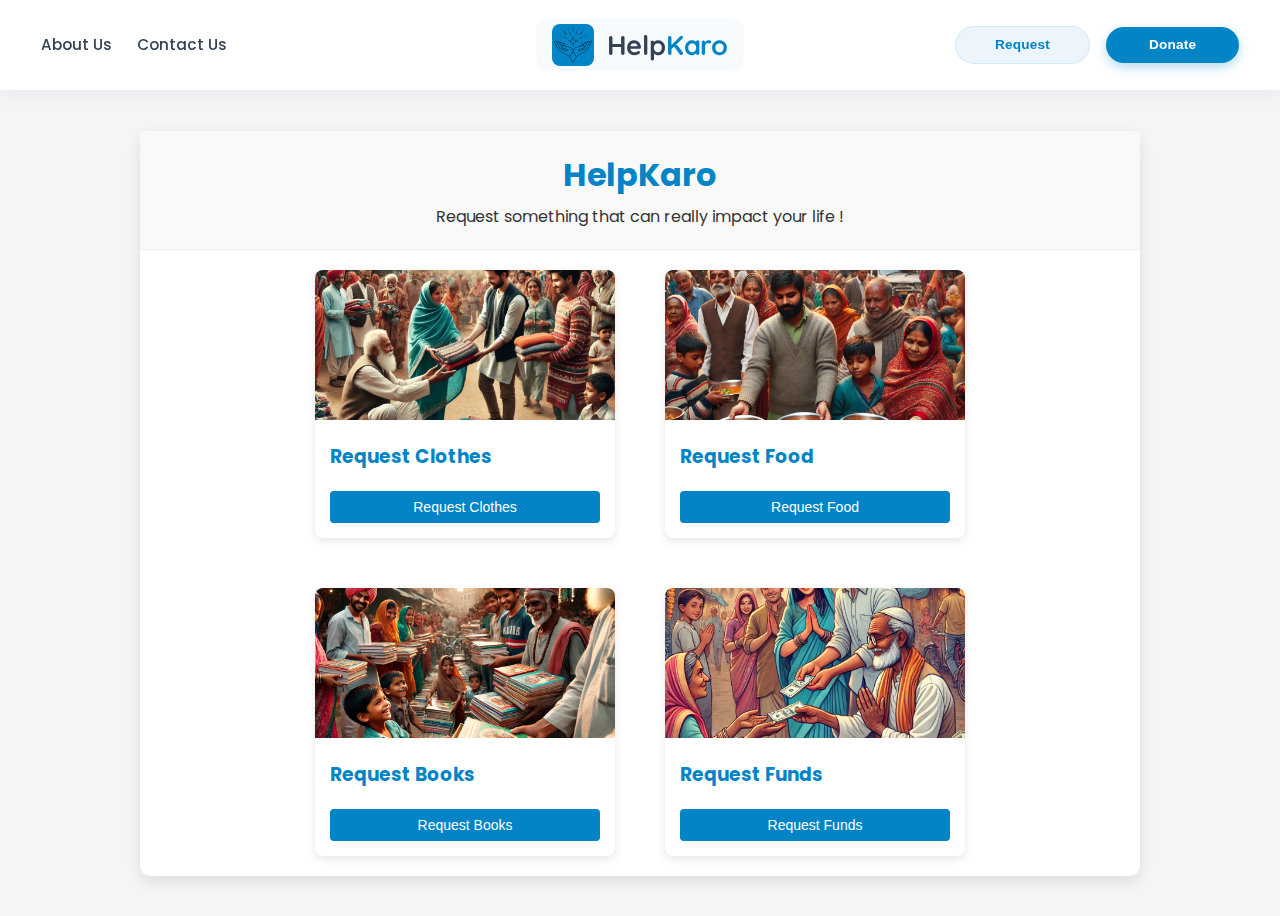
<file: request.html>
<!DOCTYPE html>
<html lang="en">
<head>
  <meta charset="UTF-8">
  <meta name="viewport" content="width=device-width, initial-scale=1.0">
  <title>HelpKaro - Request</title>
  <link href="https://fonts.googleapis.com/css2?family=Poppins:wght@300;400;500;600;700&family=Quicksand:wght@400;500;600;700&display=swap" rel="stylesheet">
  <link rel="icon" type="image/x-icon" href="asset/favicon.jpg">

  <style>
    
    * {
      margin: 0;
      padding: 0;
      box-sizing: border-box;
    }
    
    body {
      font-family: "Poppins", sans-serif;
      background-color: #f5f5f5;
      color: #333;
    }
    
    
    .navbar {
      display: flex;
      justify-content: space-between;
      align-items: center;
      padding: 1.2rem 2%;
      background-color: #ffffff;
      box-shadow: 0 4px 20px rgba(0, 0, 0, 0.05);
      position: sticky;
      top: 0;
      z-index: 1000;
      border-bottom: 1px solid rgba(0, 110, 255, 0.1);
    }
    
    .nav-left, .nav-center, .nav-right {
      display: flex;
      align-items: center;
    }
    
    .nav-left {
      width: 25%;
      padding-left: 15px;
    }
    
    .nav-center {
      width: 50%;
      justify-content: center;
    }
    
    .nav-right {
      width: 25%;
      justify-content: flex-end;
      padding-right: 15px;
    }
    
    .nav-left a {
      text-decoration: none;
      color: #334155;
      font-weight: 500;
      font-size: 0.95rem;
      margin: 0 0.8rem;
      padding: 0.5rem 0;
      transition: all 0.3s ease;
      position: relative;
    }
    
    .nav-left a:first-child {
      margin-left: 0;
    }
    
    .nav-left a:after {
      content: '';
      position: absolute;
      width: 0;
      height: 2px;
      bottom: 0;
      left: 0;
      background-color: #0284c7;
      transition: all 0.3s ease;
      opacity: 0;
    }
    
    .nav-left a:hover {
      color: #0284c7;
    }
    
    .nav-left a:hover:after {
      width: 100%;
      opacity: 1;
    }
    
    .logo-container {
      display: flex;
      align-items: center;
      padding: 0.3rem 1rem;
      background-color: rgba(2, 132, 199, 0.03);
      border-radius: 12px;
      transition: all 0.3s ease;
    }
    
    .logo-container:hover {
      background-color: rgba(2, 132, 199, 0.07);
      transform: translateY(-1px);
    }
    
    .logo {
      width: 42px;
      height: 42px;
      display: flex;
      justify-content: center;
      align-items: center;
      margin-right: 0.8rem;
      overflow: hidden;
      border-radius: 8px;
    }
    
    .logo img {
      width: 100%;
      height: 100%;
      object-fit: cover;
    }
    
    .brand-name {
      font-family: 'Quicksand', sans-serif;
      font-weight: 700;
      font-size: 1.7rem;
      color: #334155;
      letter-spacing: -0.2px;
    }
    
    .brand-name span {
      color: #0284c7;
    }
    
    .nav-right button {
      border: none;
      padding: 0.65rem 1.4rem;
      margin: 0 0.5rem;
      font-weight: 600;
      font-size: 0.85rem;
      letter-spacing: 0.2px;
      border-radius: 30px;
      cursor: pointer;
      transition: all 0.3s ease;
    }
    
    .nav-right button:last-child {
      margin-right: 0;
    }
    
    .btn-request {
      color: #0284c7;
      background-color: rgba(2, 132, 199, 0.08);
      border: 1px solid rgba(2, 132, 199, 0.1) !important;
    }
    
    .btn-request:hover {
      background-color: rgba(2, 132, 199, 0.15);
      transform: translateY(-2px);
    }
    
    .btn-donate {
      color: white;
      background-color: #0284c7;
      box-shadow: 0 4px 12px rgba(2, 132, 199, 0.3);
    }
    
    .btn-donate:hover {
      background-color: #0369a1;
      transform: translateY(-2px);
      box-shadow: 0 6px 16px rgba(2, 132, 199, 0.4);
    }
    
    @media (max-width: 768px) {
      .navbar {
        flex-direction: column;
        padding: 1rem 2%;
      }
      
      .nav-left, .nav-center, .nav-right {
        width: 100%;
        justify-content: center;
        padding: 0.5rem 0;
      }
      
      .nav-left {
        justify-content: center;
        order: 2;
      }
      
      .nav-center {
        order: 1;
        margin-bottom: 0.5rem;
      }
      
      .nav-right {
        justify-content: center;
        order: 3;
        margin-top: 0.5rem;
      }
      
      .nav-left a, .nav-right button {
        margin: 0.3rem;
        padding: 0.5rem 1rem;
        font-size: 0.8rem;
      }
    }
    
    /* Donation Form Page CSS */
    .container {
      max-width: 1000px;
      margin: 40px auto;
      background-color: #fff;
      border-radius: 10px;
      box-shadow: 0 5px 15px rgba(0, 0, 0, 0.1);
    }
    
    .header {
      padding: 20px;
      background-color: #f9f9f9;
      border-bottom: 1px solid #eee;
      text-align: center;
      animation: fadeIn 1s ease;
    }
    
    .header h1 {
      color: #0284c7;
      margin-bottom: 5px;
    }
    
    .donation-cards {
      display: flex;
      flex-wrap: wrap;
      justify-content: center;
      gap: 50px;
      padding: 20px;
      animation: slideIn 1s ease;
    }
    
    .card {
      width: 300px;
      background-color: #fff;
      border-radius: 8px;
      box-shadow: 0 3px 10px rgba(0, 0, 0, 0.1);
      overflow: hidden;
      transition: transform 0.3s ease, box-shadow 0.3s ease;
      cursor: pointer;
    }
    
    .card:hover {
      transform: translateY(-5px);
      box-shadow: 0 5px 15px rgba(0, 0, 0, 0.2);
    }
    
    .card img {
      width: 100%;
      height: 150px;
      object-fit: cover;
    }
    
    .card-content {
      padding: 15px;
    }
    
    .card h3 {
      margin-bottom: 10px;
      color: #0284c7;
    }
    
    .card p {
      margin-bottom: 15px;
      font-size: 14px;
      color: #666;
    }
    
    .card button {
      background-color: #0284c7;
      color: white;
      padding: 8px 15px;
      border: none;
      border-radius: 4px;
      cursor: pointer;
      font-size: 14px;
      width: 100%;
    }
    
    .content-wrapper {
      display: flex;
      flex-wrap: wrap;
      animation: fadeIn 1s ease;
    }
    
    .content {
      flex: 1;
      min-width: 300px;
      padding: 20px;
    }
    
    .content img {
      width: 100%;
      border-radius: 8px;
      margin: 15px 0;
    }
    
    .form-container {
      flex: 1;
      min-width: 300px;
      padding: 20px;
    }
    
    .form-group {
      background-color: #f9f9f9;
      padding: 10px;
      margin-bottom: 15px;
      border-radius: 5px;
      transition: transform 0.3s ease;
    }
    
    .form-group:focus-within {
      transform: scale(1.02);
    }
    
    input, textarea {
      width: 100%;
      padding: 10px;
      border: 1px solid #ddd;
      border-radius: 4px;
    }
    
    input:focus, textarea:focus {
      outline: 2px solid #0284c7;
    }
    
    button {
      background-color: #0284c7;
      color: white;
      padding: 12px;
      border: none;
      width: 100%;
      border-radius: 4px;
      cursor: pointer;
      font-size: 16px;
      margin-top: 10px;
      transition: background-color 0.3s ease, transform 0.2s ease;
    }
    
    button:hover {
      background-color: #0284c7;
      transform: scale(1.02);
    }
    
    button:active {
      transform: scale(0.98);
    }
    
    .qr-code {
      text-align: center;
      margin-top: 20px;
    }
    
    .qr-code img {
      max-width: 150px;
    }
    
    .qr-code p {
      margin-top: 10px;
      color: #666;
    }
    
    .thank-you {
      display: none;
      text-align: center;
      padding: 40px;
      animation: bounceIn 0.8s ease;
    }
    
    .thank-you h2 {
      color: #4CAF50;
      margin-bottom: 15px;
    }
    
    .clothes-form, .food-form, .books-form, .money-form {
      display: none;
      animation: fadeIn 0.8s ease;
    }
    
    .file-upload-btn {
      background-color: #f0f0f0;
      border: 1px dashed #ccc;
      padding: 20px;
      text-align: center;
      border-radius: 5px;
      margin-bottom: 15px;
      cursor: pointer;
      transition: background-color 0.3s ease;
    }
    
    .file-upload-btn:hover {
      background-color: #e0e0e0;
    }
    
    .uploaded-file {
      display: none;
      padding: 10px;
      background-color: #e8f5e9;
      border-radius: 5px;
      margin-top: 10px;
      animation: fadeIn 0.5s ease;
    }
    
    @keyframes fadeIn {
      from { opacity: 0; }
      to { opacity: 1; }
    }
    
    @keyframes slideIn {
      from { transform: translateY(20px); opacity: 0; }
      to { transform: translateY(0); opacity: 1; }
    }
    
    @keyframes bounceIn {
      0% { transform: scale(0.8); opacity: 0; }
      70% { transform: scale(1.05); }
      100% { transform: scale(1); opacity: 1; }
    }
    
    .back-btn {
      background-color: #666;
      max-width: 100px;
      margin-bottom: 15px;
    }
  </style>
</head>
<body>
  
  <nav class="navbar">
    <div class="nav-left">
      <a href="about.html">About Us</a>
      <a href="contact.html">Contact Us</a>
    </div>
    <div class="nav-center">
      <div class="logo-container">
        <div class="logo">
          <img src="asset/logo.png" alt="Help Karo Logo">
        </div>
        <span class="brand-name">Help<span>Karo</span></span>
      </div>
    </div>
    <div class="nav-right">
      <button class="btn-request" onclick="location.href='home.html';">Request</button>
      <button class="btn-donate" onclick="location.href='index2.html';">Donate</button>
    </div>
  </nav>

  
  <div class="container">
    <div class="header">
      <h1>HelpKaro</h1>
      <p>Request something that can really impact your life ! </p>
    </div>
    
    <div id="main-page">
      <div class="donation-cards">
        <div class="card" onclick="showForm('clothes')">
          <img src="asset/clothes.webp" alt="Donate Clothes">
          <div class="card-content">
            <h3>Request Clothes</h3>
            
            <button>Request Clothes</button>
          </div>
        </div>
        
        <div class="card" onclick="showForm('food')">
          <img src="asset/donationpage.webp" alt="Donate Food">
          <div class="card-content">
            <h3>Request Food</h3>
            
            <button>Request Food</button>
          </div>
        </div>
        
        <div class="card" onclick="showForm('books')">
          <img src="asset/books.webp" alt="Donate Books">
          <div class="card-content">
            <h3> Request Books</h3>
            <button>Request Books</button>
          </div>
        </div>
        
        <div class="card" onclick="showForm('money')">
          <img src="asset/money.webp" alt="Donate Money">
          <div class="card-content">
            <h3>Request Funds</h3>
            <button>Request Funds</button>
          </div>
        </div>
      </div>
    </div>
    
    <div id="clothes-form" class="clothes-form">
      <button class="back-btn" onclick="showMainPage()">Back</button>
      <div class="content-wrapper">
        <div class="content">
          <img src="asset/clothes.webp" alt="Donate Clothes">
          <p>Request for clothes </p>
        </div>
        
        <div class="form-container">
          <h3>Clothes Request Details</h3>
          <form id="clothesForm">
            <div class="form-group">
              <input type="text" id="clothesName" placeholder="Your Name" required>
            </div>
            <div class="form-group">
              <input type="email" id="clothesEmail" placeholder="Email" required>
            </div>
            <div class="form-group">
              <input type="tel" id="clothesMobile" placeholder="Mobile" required>
            </div>
            <div class="form-group">
              <textarea id="clothesAddress" placeholder="Drop Address" rows="3" required></textarea>
            </div>
            <div class="form-group">
              <input type="text" id="clothesItems" placeholder="Items Description (e.g., 5 shirts, 3 pants)" required>
            </div>
           
            <button type="submit">Schedule Drop</button>
          </form>
        </div>
      </div>
    </div>
    
    <div id="food-form" class="food-form">
      <button class="back-btn" onclick="showMainPage()">Back</button>
      <div class="content-wrapper">
        <div class="content">
          <img src="asset/donationpage.webp" alt="Donate Food">
          <p>If you or someone you know is in need of a meal, we're here to help. No one should go to bed hungry</p>
        </div>
        
        <div class="form-container">
          <h3>Food Collection Details</h3>
          <form id="foodForm">
            <div class="form-group">
              <input type="number" min="1" id="foodAmount" placeholder="For how many people" required>
            </div>
            <div class="form-group">
              <input type="text" id="foodName" placeholder="Your Name" required>
            </div>
            <div class="form-group">
              <input type="email" id="foodEmail" placeholder="Email" required>
            </div>
            <div class="form-group">
              <input type="tel" id="foodMobile" placeholder="Mobile" required>
            </div>
            <div class="form-group">
              <textarea id="foodMessage" placeholder="Message (Optional)" rows="2"></textarea>
            </div>
            <button type="submit">Request</button>
          </form>
          
          
        </div>
      </div>
    </div>
    
    <div id="books-form" class="books-form">
      <button class="back-btn" onclick="showMainPage()">Back</button>
      <div class="content-wrapper">
        <div class="content">
          <img src="asset/books.webp" alt="Donate Books">

        </div>
        
        <div class="form-container">
          <h3>Books Request Details</h3>
          <form id="booksForm">
            <div class="form-group">
              <input type="text" id="booksName" placeholder="Your Name" required>
            </div>
            <div class="form-group">
              <input type="email" id="booksEmail" placeholder="Email" required>
            </div>
            <div class="form-group">
              <input type="tel" id="booksMobile" placeholder="Mobile" required>
            </div>
            <div class="form-group">
              <textarea id="booksAddress" placeholder="Drop Address" rows="3" required></textarea>
            </div>
            <div class="form-group">
              <input type="text" id="booksItems" placeholder="Books Description (e.g., 10 textbooks, 5 novels)" required>
            </div>
            
            <button type="submit">Schedule Drop</button>
          </form>
        </div>
      </div>
    </div>
    
    <div id="money-form" class="money-form">
      <button class="back-btn" onclick="showMainPage()">Back</button>
      <div class="content-wrapper">
        <div class="content">
          <img src="asset/money.webp" alt="Charity Image">
          
        </div>
        
        <div class="form-container">
          <h3>Payment Details</h3>
          <form id="donationForm">
            <div class="form-group">
              <input type="number" id="amount" placeholder="Enter Amount Required" required>
            </div>
            <div class="form-group">
              <input type="text" id="pan" placeholder="PAN Number" required>
            </div>
            <div class="form-group">
              <input type="email" id="email" placeholder="Email" required>
            </div>
            <div class="form-group">
              <input type="tel" id="mobile" placeholder="Mobile" required>
            </div>
            <div class="form-group">
              <input type="text" id="company" placeholder="Please enter a valid reason" required>
            </div>
            <button type="submit">Request</button>
          </form>
          
          
        </div>
      </div>
    </div>
    
    <div id="thank-you-page" class="thank-you">
      <h2>Thank You, we'll contact you as soon as possible!</h2>
      <p id="thank-you-message">Your contribution will help us make a difference.</p>
      <p>A confirmation email has been sent to <span id="userEmail"></span>.</p>
      <button onclick="returnToForm()" style="max-width: 200px; margin: 20px auto;">Make Another Request</button>
    </div>

  <script>
    document.getElementById("amount").addEventListener("input", function() {
  let amount = document.getElementById("amount").value;
  if (amount > 1000000) {
    alert("For requesting " + amount + ", contact authorities.");
    amount = 0;
    document.getElementById("amount").value = "";
  }
  document.getElementById("donationAmount").innerText = amount;
});

document.getElementById("foodAmount").addEventListener("input", function() {
  let amount = document.getElementById("foodAmount").value;
  if (amount > 100000) {
    alert("For donating " + amount + ", contact authorities.");
    amount = 0;
    document.getElementById("foodAmount").value = "";
  }
  document.getElementById("foodDonationAmount").innerText = amount;
});

// Handle Donation Form Submission
document.getElementById("donationForm").addEventListener("submit", function(e) {
  e.preventDefault();
  let amount = document.getElementById("amount").value;
  let email = document.getElementById("email").value;

  document.getElementById("thank-you-message").innerText = "Your request of ₹" + amount + " will be considered.";
  document.getElementById("userEmail").innerText = email;

  hideAllForms();
  document.getElementById("thank-you-page").style.display = "block";
});

// Handle Clothes Form Submission
document.getElementById("clothesForm").addEventListener("submit", function(e) {
  e.preventDefault();
  let email = document.getElementById("clothesEmail").value;

  document.getElementById("thank-you-message").innerText = "Thank you for requesting clothes. We'll contact you soon.";
  document.getElementById("userEmail").innerText = email;

  hideAllForms();
  document.getElementById("thank-you-page").style.display = "block";
});

// Handle Food Form Submission
document.getElementById("foodForm").addEventListener("submit", function(e) {
  e.preventDefault();

  // Get form values
  let amount = document.getElementById("foodAmount").value;
  let name = document.getElementById("foodName").value;
  let email = document.getElementById("foodEmail").value;
  let mobile = document.getElementById("foodMobile").value;
  let message = document.getElementById("foodMessage").value;

  // Set thank-you message
  document.getElementById("thank-you-message").innerText = 
    `Thank you, ${name}! Your request for food for ${amount} people has been received. We'll contact you soon at ${email} or ${mobile}.`;
  document.getElementById("userEmail").innerText = email;

  // Hide all forms and show thank-you page
  hideAllForms();
  document.getElementById("thank-you-page").style.display = "block";
});

// Handle Books Form Submission
document.getElementById("booksForm").addEventListener("submit", function(e) {
  e.preventDefault();
  let email = document.getElementById("booksEmail").value;

  document.getElementById("thank-you-message").innerText = "Thank you for requesting books. We'll contact you soon.";
  document.getElementById("userEmail").innerText = email;

  hideAllForms();
  document.getElementById("thank-you-page").style.display = "block";
});

function showForm(formType) {
  hideAllForms();
  document.getElementById(formType + "-form").style.display = "block";
}

function hideAllForms() {
  document.getElementById("main-page").style.display = "none";
  document.getElementById("clothes-form").style.display = "none";
  document.getElementById("food-form").style.display = "none";
  document.getElementById("books-form").style.display = "none";
  document.getElementById("money-form").style.display = "none";
  document.getElementById("thank-you-page").style.display = "none";
}

function showMainPage() {
  hideAllForms();
  document.getElementById("main-page").style.display = "block";
}

function returnToForm() {
  hideAllForms();
  document.getElementById("main-page").style.display = "block";
  document.getElementById("donationForm").reset();
  document.getElementById("clothesForm").reset();
  document.getElementById("foodForm").reset();
  document.getElementById("booksForm").reset();
  document.getElementById("donationAmount").innerText = "0";
  document.getElementById("foodDonationAmount").innerText = "0";
  document.getElementById("clothes-upload-info").style.display = "none";
  document.getElementById("books-upload-info").style.display = "none";
}

function simulateFileUpload(type) {
  setTimeout(function() {
    document.getElementById(type + "-upload-info").style.display = "block";
  }, 500);
}

function openNewPage() {
  window.scrollTo(0, document.querySelector(".container").offsetTop);
}
  </script>
  
</body>
</html>
</file>
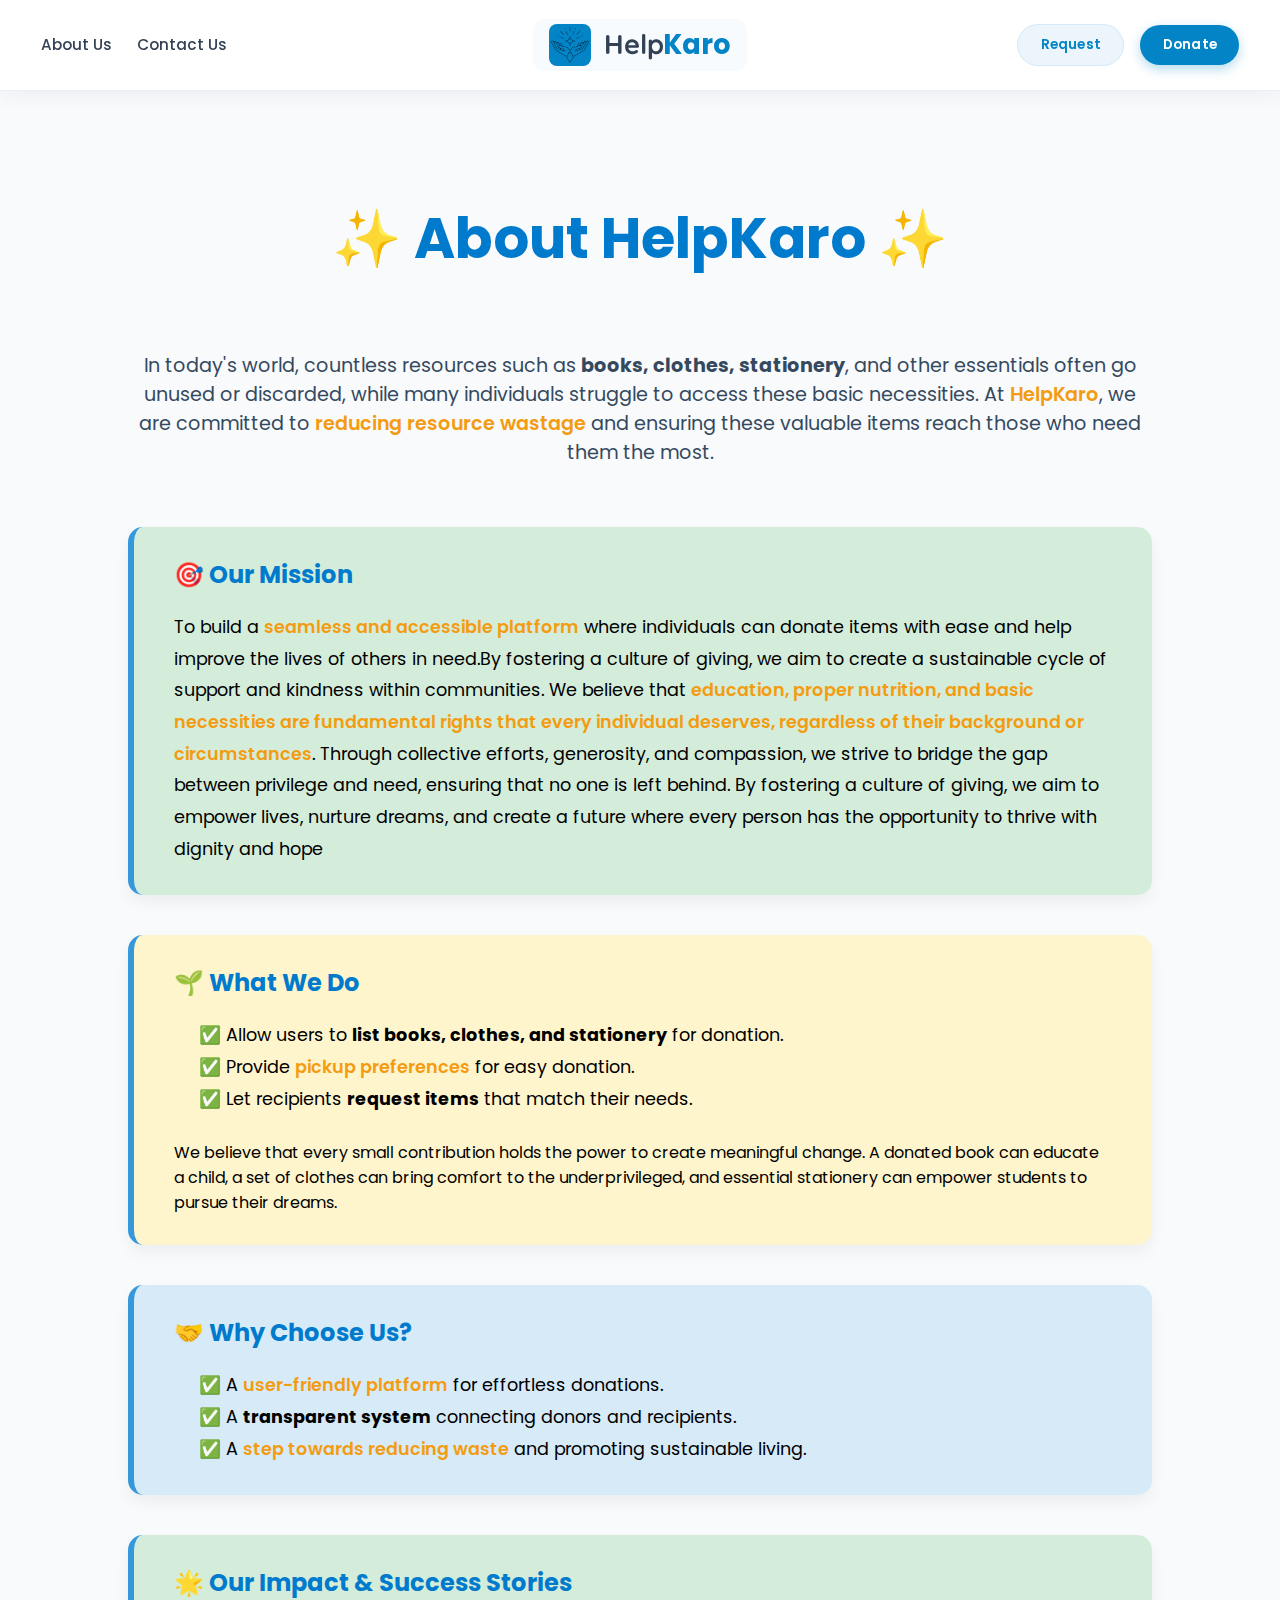
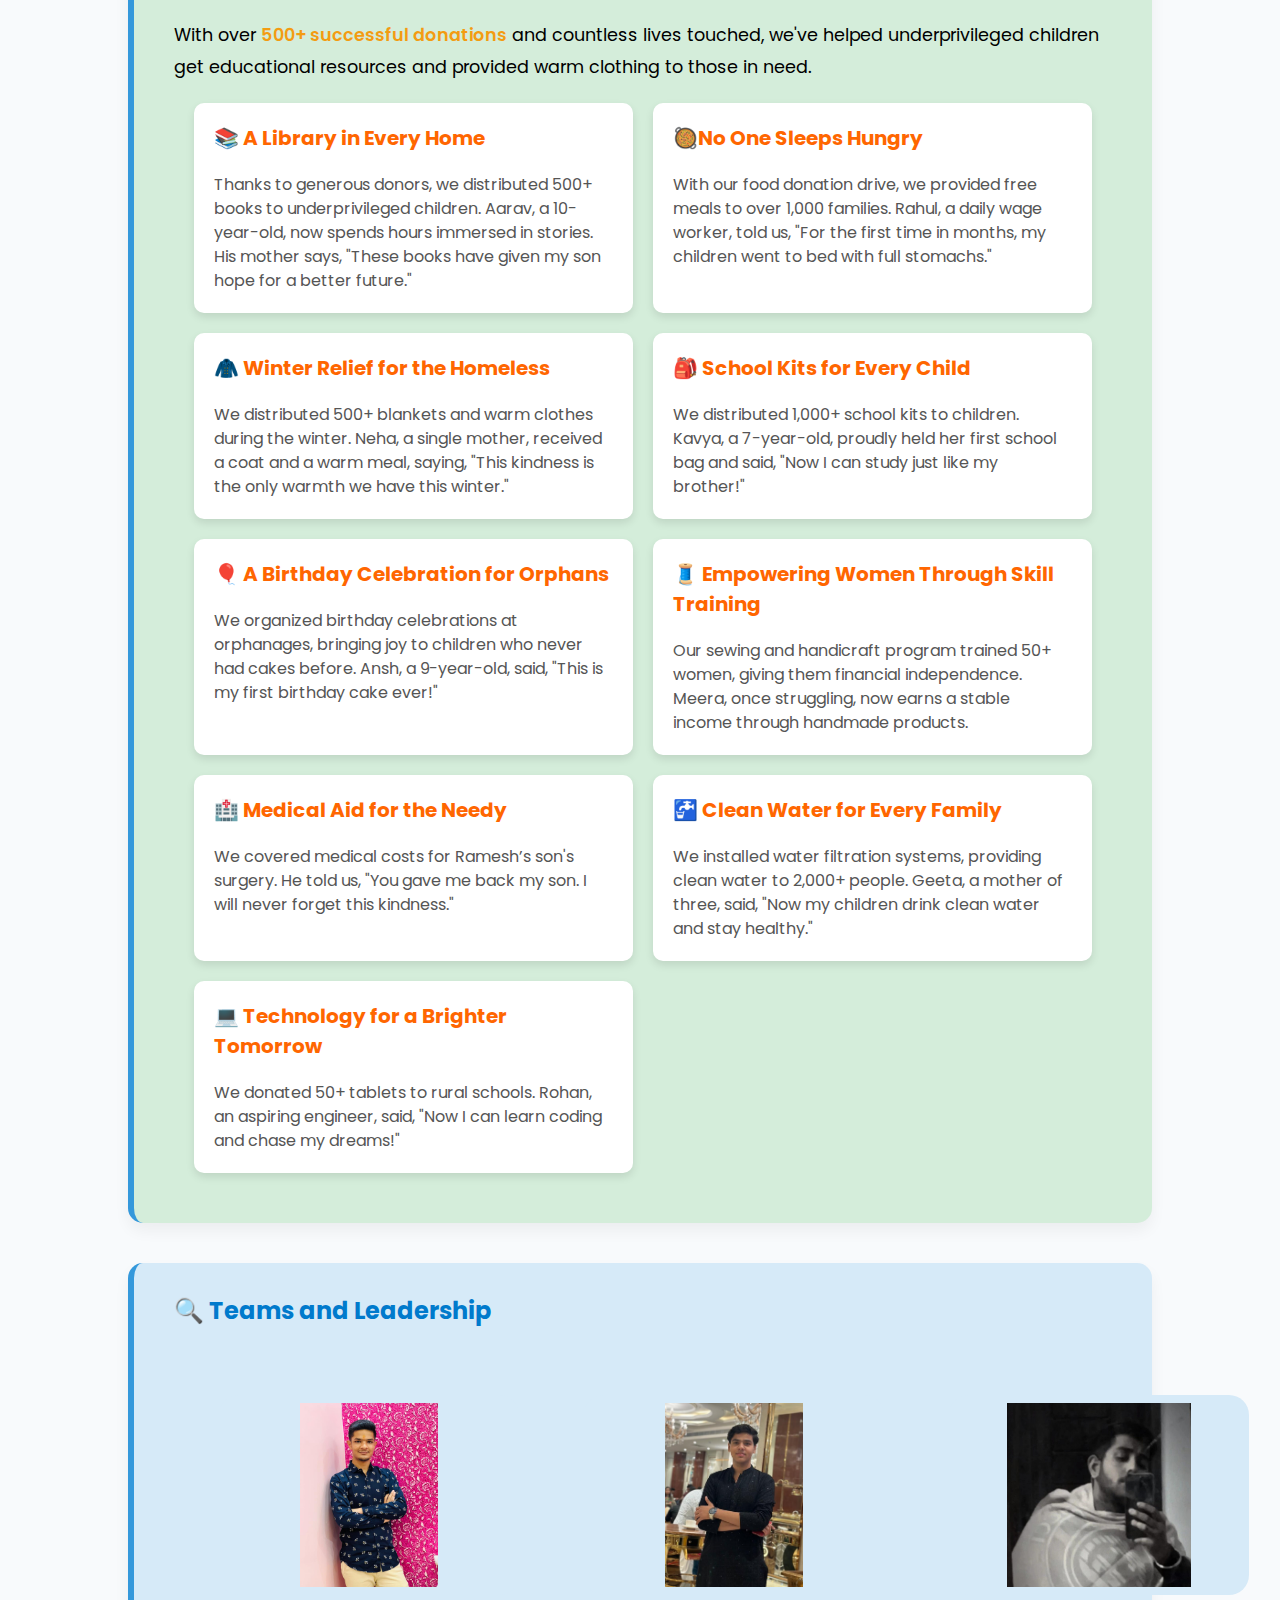
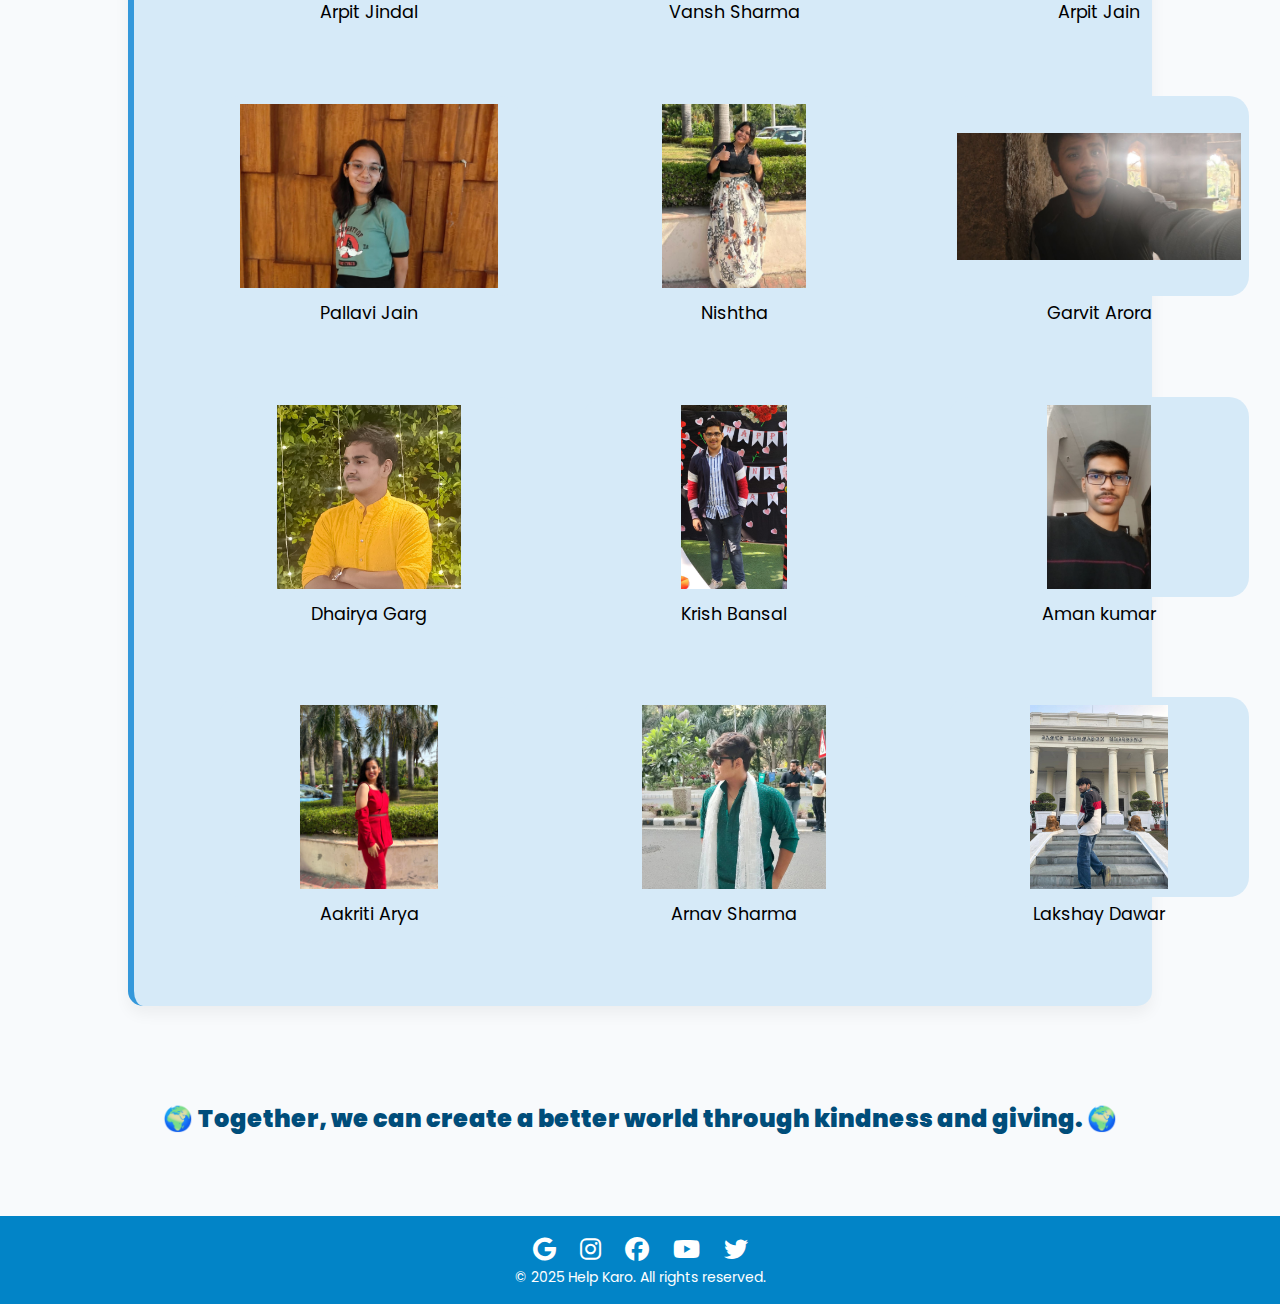
<file: about-us/about.html>
<!DOCTYPE html>
<html lang="en">
  <head>
    <meta charset="UTF-8" />
    <meta name="viewport" content="width=device-width, initial-scale=1.0" />
    <title>About Us - DonateEase</title>
    <link rel="stylesheet" href="about.css" />
    <link href="https://fonts.googleapis.com/css2?family=Poppins:wght@300;400;500;600;700&family=Quicksand:wght@400;500;600;700&display=swap" rel="stylesheet">
    <link rel="stylesheet" href="https://cdnjs.cloudflare.com/ajax/libs/font-awesome/6.4.2/css/all.min.css">


    <style>
      * {
          margin: 0;
          padding: 0;
          box-sizing: border-box;
      }
      
      body {
          font-family: 'Poppins', sans-serif;
          background-color: #f8fafc;
      }
      
      .navbar {
          display: flex;
          justify-content: space-between;
          align-items: center;
          padding: 1.2rem 2%;
          background-color: #ffffff;
          box-shadow: 0 4px 20px rgba(0, 0, 0, 0.05);
          position: sticky;
          top: 0;
          z-index: 1000;
          border-bottom: 1px solid rgba(0, 110, 255, 0.1);
      }
      
      .nav-left, .nav-center, .nav-right {
          display: flex;
          align-items: center;
      }
      
      .nav-left {
          width: 25%;
          padding-left: 15px;
      }
      
      .nav-center {
          width: 50%;
          justify-content: center;
      }
      
      .nav-right {
          width: 25%;
          justify-content: flex-end;
          padding-right: 15px;
      }
      
      .nav-left a {
          text-decoration: none;
          color: #334155;
          font-weight: 500;
          font-size: 0.95rem;
          margin: 0 0.8rem;
          padding: 0.5rem 0;
          transition: all 0.3s ease;
          position: relative;
      }
      
      .nav-left a:first-child {
          margin-left: 0;
      }
      
      .nav-left a:after {
          content: '';
          position: absolute;
          width: 0;
          height: 2px;
          bottom: 0;
          left: 0;
          background-color: #0284c7;
          transition: all 0.3s ease;
          opacity: 0;
      }
      
      .nav-left a:hover {
          color: #0284c7;
      }
      
      .nav-left a:hover:after {
          width: 100%;
          opacity: 1;
      }
      
      .logo-container {
          display: flex;
          align-items: center;
          padding: 0.3rem 1rem;
          background-color: rgba(2, 132, 199, 0.03);
          border-radius: 12px;
          transition: all 0.3s ease;
      }
      
      .logo-container:hover {
          background-color: rgba(2, 132, 199, 0.07);
          transform: translateY(-1px);
      }
      
      .logo {
          width: 42px;
          height: 42px;
          display: flex;
          justify-content: center;
          align-items: center;
          margin-right: 0.8rem;
          overflow: hidden;
          border-radius: 8px;
      }
      
      .logo img {
          width: 100%;
          height: 100%;
          object-fit: cover;
      }
      
      .brand-name {
          font-family: 'Quicksand', sans-serif;
          font-weight: 700;
          font-size: 1.7rem;
          color: #334155;
          letter-spacing: -0.2px;
      }
      
      .brand-name span {
          color: #0284c7;
      }
      
      .nav-right button {
          border: none;
          padding: 0.65rem 1.4rem;
          margin: 0 0.5rem;
          font-weight: 600;
          font-size: 0.85rem;
          letter-spacing: 0.2px;
          border-radius: 30px;
          cursor: pointer;
          transition: all 0.3s ease;
      }
      
      .nav-right button:last-child {
          margin-right: 0;
      }
      
      .btn-request {
          color: #0284c7;
          background-color: rgba(2, 132, 199, 0.08);
          border: 1px solid rgba(2, 132, 199, 0.1) !important;
      }
      
      .btn-request:hover {
          background-color: rgba(2, 132, 199, 0.15);
          transform: translateY(-2px);
      }
      
      .btn-donate {
          color: white;
          background-color: #0284c7;
          box-shadow: 0 4px 12px rgba(2, 132, 199, 0.3);
      }
      
      .btn-donate:hover {
          background-color: #0369a1;
          transform: translateY(-2px);
          box-shadow: 0 6px 16px rgba(2, 132, 199, 0.4);
      }
      
      @media (max-width: 768px) {
          .navbar {
              flex-direction: column;
              padding: 1rem 2%;
          }
          
          .nav-left, .nav-center, .nav-right {
              width: 100%;
              justify-content: center;
              padding: 0.5rem 0;
          }
          
          .nav-left {
              justify-content: center;
              order: 2;
          }
          
          .nav-center {
              order: 1;
              margin-bottom: 0.5rem;
          }
          
          .nav-right {
              justify-content: center;
              order: 3;
              margin-top: 0.5rem;
          }
          
          .nav-left a, .nav-right button {
              margin: 0.3rem;
              padding: 0.5rem 1rem;
              font-size: 0.8rem;
          }
          
          .brand-name {
              font-size: 1.5rem;
          }
      }
  </style>
  <style> 
      .footer {
          background-color:  #0284c7;
          color: white;
          text-align: center;
          padding: 1rem 0;
          margin-top: 20px;
      }
      
      .footer-container {
          max-width: 1200px;
          margin: auto;
      }
      
      .social-links a {
          color: #ffffff;
          margin: 0 10px;
          text-decoration: none;
          font-size: 1.5rem;
      }
      
      .social-links a:hover {
          color: #ffd700;
      }
      </style>
  </head>
  <body>
    <nav class="navbar">
      <div class="nav-left">
          <a href="about.html">About Us</a>
          <a href="contact-me/contact.html">Contact Us</a>
      </div>
      
      <div class="nav-center">
          <div class="logo-container">
              <div class="logo">
                  <img src="logo.png" alt="Help Karo Logo">
              </div>
              <span class="brand-name">Help<span>Karo</span></span>
          </div>
      </div>
      
      <div class="nav-right">
          <button class="btn-request" onclick="location.href='request.html';">Request</button>
          <button class="btn-donate" onclick="openNewPage()" >Donate</button>
      </div>
  </nav>
  <br>

    <!-- About Us Section -->
    <section class="about-section">
      <div class="container">
        <!-- Main Heading -->
        <h1 class="section-title">✨ About HelpKaro ✨</h1>

        <!-- About Content -->
        <p class="intro-text">
          In today's world, countless resources such as
          <strong>books, clothes, stationery</strong>, and other essentials
          often go unused or discarded, while many individuals struggle to
          access these basic necessities. At
          <span class="highlight">HelpKaro</span>, we are committed to
          <span class="highlight">reducing resource wastage</span> and ensuring
          these valuable items reach those who need them the most.
        </p>

        <!-- Mission Section -->
        <div class="content-box mission">
          <h2>🎯 Our Mission</h2>
          <p>
            To build a
            <span class="highlight">seamless and accessible platform</span>
            where individuals can donate items with ease and help improve the
            lives of others in need.By fostering a culture of giving, we aim to
            create a sustainable cycle of support and kindness within
            communities. We believe that
            <span class="highlight"
              >education, proper nutrition, and basic necessities are
              fundamental rights that every individual deserves, regardless of
              their background or circumstances</span
            >. Through collective efforts, generosity, and compassion, we strive
            to bridge the gap between privilege and need, ensuring that no one
            is left behind. By fostering a culture of giving, we aim to empower
            lives, nurture dreams, and create a future where every person has
            the opportunity to thrive with dignity and hope
          </p>
        </div>

        <!-- What We Do -->
        <div class="content-box what-we-do">
          <h2>🌱 What We Do</h2>
          <ul>
            ✅ Allow users to
            <strong>list books, clothes, and stationery</strong>
            for donation.
            <br />

            ✅ Provide
            <span class="highlight">pickup preferences</span>
            for easy donation.
            <br />

            ✅ Let recipients
            <strong>request items</strong>
            that match their needs.
          </ul>
          <br />
          We believe that every small contribution holds the power to create
          meaningful change. A donated book can educate a child, a set of
          clothes can bring comfort to the underprivileged, and essential
          stationery can empower students to pursue their dreams.
        </div>

        <!-- Why Choose Us -->
        <div class="content-box why-choose-us">
          <h2>🤝 Why Choose Us?</h2>
          <ul>
            ✅ A
            <span class="highlight">user-friendly platform</span>
            for effortless donations.
            <br />

            ✅ A
            <strong>transparent system</strong>
            connecting donors and recipients.
            <br />

            ✅ A
            <span class="highlight">step towards reducing waste</span>
            and promoting sustainable living.
          </ul>
        </div>

        <!-- Our Vision -->
        <!-- <div class="content-box vision"> -->
        <!-- <h3>🌏 Our Vision</h3> -->
        <!-- <p> -->
        <!-- We envision a world where -->
        <!-- <span class="highlight">no resource goes to waste</span> and every
          individual has access to essential resources. By leveraging
          <strong>technology and community support</strong>, we aim to create
          lasting social impact.
        </p> -->
        <!-- </div>  -->

        <!-- Final Text -->
      </div>
      <!-- </section>

    <section class="about-section"> -->
      <div class="container">
        <!-- <h1 class="section-title">📚 About HelpKaro 🌟</h1>
      <p class="intro-text">
        Empowering communities by connecting those who wish to donate with those in need.
        We aim to reduce resource wastage and bring hope to lives through meaningful donations of
        <strong>Books, Stationery, and Clothes.</strong>
      </p> -->

        <!-- Impact and Success Stories -->
        <div class="content-box impact">
          <h2>🌟 Our Impact & Success Stories</h2>
          <p>
            With over
            <span class="highlight">500+ successful donations</span> and
            countless lives touched, we've helped underprivileged children get
            educational resources and provided warm clothing to those in need.
          </p>

          <div class="stories-container">
            <div class="story-card">
              <h2>📚 A Library in Every Home</h2>
              <p>
                Thanks to generous donors, we distributed 500+ books to
                underprivileged children. Aarav, a 10-year-old, now spends hours
                immersed in stories. His mother says, "These books have given my
                son hope for a better future."
              </p>
            </div>

            <div class="story-card">
              <h2>🥘No One Sleeps Hungry</h2>
              <p>
                With our food donation drive, we provided free meals to over
                1,000 families. Rahul, a daily wage worker, told us, "For the
                first time in months, my children went to bed with full
                stomachs."
              </p>
            </div>

            <div class="story-card">
              <h2>🧥 Winter Relief for the Homeless</h2>
              <p>
                We distributed 500+ blankets and warm clothes during the winter.
                Neha, a single mother, received a coat and a warm meal, saying,
                "This kindness is the only warmth we have this winter."
              </p>
            </div>

            <div class="story-card">
              <h2>🎒 School Kits for Every Child</h2>
              <p>
                We distributed 1,000+ school kits to children. Kavya, a
                7-year-old, proudly held her first school bag and said, "Now I
                can study just like my brother!"
              </p>
            </div>

            <div class="story-card">
              <h2>🎈 A Birthday Celebration for Orphans</h2>
              <p>
                We organized birthday celebrations at orphanages, bringing joy
                to children who never had cakes before. Ansh, a 9-year-old,
                said, "This is my first birthday cake ever!"
              </p>
            </div>

            <div class="story-card">
              <h2>🧵 Empowering Women Through Skill Training</h2>
              <p>
                Our sewing and handicraft program trained 50+ women, giving them
                financial independence. Meera, once struggling, now earns a
                stable income through handmade products.
              </p>
            </div>

            <div class="story-card">
              <h2>🏥 Medical Aid for the Needy</h2>
              <p>
                We covered medical costs for Ramesh’s son's surgery. He told us,
                "You gave me back my son. I will never forget this kindness."
              </p>
            </div>

            <div class="story-card">
              <h2>🚰 Clean Water for Every Family</h2>
              <p>
                We installed water filtration systems, providing clean water to
                2,000+ people. Geeta, a mother of three, said, "Now my children
                drink clean water and stay healthy."
              </p>
            </div>

            <div class="story-card">
              <h2>💻 Technology for a Brighter Tomorrow</h2>
              <p>
                We donated 50+ tablets to rural schools. Rohan, an aspiring
                engineer, said, "Now I can learn coding and chase my dreams!"
              </p>
            </div>
          </div>
        </div>

        <!-- How Donations Are Used
        <div class="content-box donations">
          <h2>🤝 How Your Donations Are Used?</h2>
          <ul>
            <li>📚 Books are distributed to educational institutions and libraries.</li>
            <li>🖊️ Stationery items support students in rural areas.</li>
            <li>👕 Clothes are provided to homeless shelters and orphanages.</li>
          </ul>
        </div> -->

        <!-- Why Choose Us -->
        <div class="content-box why-us">
          <h2>🔍 Teams and Leadership</h2>
          <div class="card-container">
            <div class="image-container card1">
              <img src="IMG-20221005-WA0022.jpg" alt="Image" />
              <p>Arpit Jindal</p>
            </div>

            <div class="image-container card1">
              <img
                src="WhatsApp Image 2025-03-19 at 11.33.04_2a36cc74.jpg"
                alt="Image"
              />
              <p>Vansh Sharma</p>
            </div>

            <div class="image-container card1">
              <img
                src="WhatsApp Image 2025-03-18 at 15.23.36.jpeg"
                alt="Image"
              />
              <p>Arpit Jain</p>
            </div>

            <div class="image-container card1">
              <img
                src="WhatsApp Image 2025-03-18 at 23.37.28.jpeg"
                alt="Image"
              />
              <p>Pallavi Jain</p>
            </div>

            <div class="image-container card1">
              <img
                src="WhatsApp Image 2025-03-18 at 23.44.25.jpeg"
                alt="Image"
              />
              <p>Nishtha</p>
            </div>

            <div class="image-container card1">
              <img
                src="WhatsApp Image 2025-03-18 at 23.34.37.jpeg"
                alt="Image"
              />
              <p>Garvit Arora</p>
            </div>
            <div class="image-container card1">
              <img
                src="WhatsApp Image 2025-03-18 at 23.43.25.jpeg"
                alt="Image"
              />
              <p>Dhairya Garg</p>
            </div>
            <div class="image-container card1">
              <img
                src="WhatsApp Image 2025-03-19 at 11.41.16_0f0be3b2.jpg"
                alt="Image"
              />
              <p>Krish Bansal</p>
            </div>

            <div class="image-container card1">
              <img
                src="WhatsApp Image 2025-03-18 at 23.52.24.jpeg"
                alt="Image"
              />
              <p>Aman kumar</p>
            </div>

            <div class="image-container card1">
              <img
                src="be5d7bca-53a8-405a-81fc-c0c3c94af368.jpeg"
                alt="Image"
              />
              <p>Aakriti Arya</p>
            </div>

            <div class="image-container card1">
              <img
                src="WhatsApp Image 2025-03-18 at 23.59.08.jpeg"
                alt="Image"
              />
              <p>Arnav Sharma</p>
            </div>

            <div class="image-container card1">
              <img
                src="WhatsApp Image 2025-03-18 at 23.35.22.jpeg"
                alt="Image"
              />
              <p>Lakshay Dawar</p>
            </div>
          </div>
        </div>

        <br />

        <!-- Final Statement -->
        <p class="final-text">
          🌍
          <strong
            >Together, we can create a better world through kindness and giving.
            🌍</strong
          >
        </p>
      </div>
    </section>

    <!-- Footer -->
    <footer class="footer">
      <div class="footer-container">
          
          <div class="social-links">
              <a href="https://www.google.com" target="_blank"><i class="fab fa-google"></i></a>
              <a href="https://www.instagram.com" target="_blank"><i class="fab fa-instagram"></i></a>
              <a href="https://www.facebook.com" target="_blank"><i class="fab fa-facebook"></i></a>
              <a href="https://www.youtube.com" target="_blank"><i class="fab fa-youtube"></i></a>
              <a href="https://www.twitter.com" target="_blank"><i class="fab fa-twitter"></i></a>
          </div>
        <p>&copy; 2025 Help Karo. All rights reserved.</p>
      </div>
  </footer>
  </body>
</html>
</file>
<file: Preloader/styles.css>
* {
    margin: 0;
    padding: 0;
    box-sizing: border-box;
}

body {
    font-family: 'Arial', sans-serif;
    position: relative;
    display: flex;
    justify-content: center;
    align-items: center;
    min-height: 100vh;
    overflow: hidden;
}



body::before {
    content: '';
    position: fixed;
    top: 0;
    left: 0;
    width: 100%;
    height: 100%;
    background-image: url('/asset/img\ final.jpg');
    background-size: cover;
    background-position: center;
    background-attachment: fixed;
    opacity: 0.4;
    z-index: -1;
}

.animation-stage {
    display: flex;
    justify-content: center;
    align-items: center;
    z-index: 1;
}

#preloader {
    position: fixed;
    top: 0;
    left: 0;
    width: 100%;
    height: 100%;
    display: flex; 
    justify-content: center;
    align-items: center;
    z-index: 1000;
}

.preloader-content {
    display: flex;
    align-items: center;
    gap: 20px;
}

.book {
    width: 85px;
    height: 90px;
    position: relative;
    perspective: 800px;
    transform-style: preserve-3d;
}

.book-page1, .book-page2, .book-page3 {
    position: absolute;
    width: 100%;
    height: 100%;
    background: #2c3e50;
    transform-origin: left center;
    animation: pageFlip 3s infinite ease-in-out;
    border-radius: 3px;
    box-shadow: 0 2px 4px rgba(0, 0, 0, 0.2);
}


.book-page2 {
    animation-delay: 1s;
    background: #eb6050;
}

.book-page3 {
    animation-delay: 2s;
    background: #c7edf6;
}

@keyframes pageFlip {
    0% {
        transform: rotateY(0deg);
        box-shadow: 0 2px 4px rgba(0, 0, 0, 0.2);
    }
    50% {
        transform: rotateY(-180deg);
        box-shadow: -2px 2px 4px rgba(0, 0, 0, 0.1);
    }
    100% {
        transform: rotateY(0deg);
        box-shadow: 0 2px 4px rgba(0, 0, 0, 0.2);
    }
}

.tagline {
    color: #0378b2;
    font-size: 26px;
    font-weight: 600;
    text-align: left;
    text-shadow: 4px 4px 4px rgba(0, 0, 0, 0.1);
    position: relative;
    padding-bottom: 20px;
    animation: fadeInFloat 2s ease-out forwards;
}

@keyframes fadeInFloat {
    0% {
        opacity: 0;
        transform: translateY(20px);
    }
    100% {
        opacity: 1;
        transform: translateY(0);
    }
}


.tagline::after {
    content: '';
    position: absolute;
    bottom: -10px;
    left: 0;
    width: 100%;
    height: 3px;
    background: #2c3e50;
    border-radius: 2px;
    animation: lineGrow 2s ease-in-out forwards;
}

@keyframes lineGrow {
    0% {
        width: 0%;
        opacity: 0;
    }
    100% {
        width: 100%;
        opacity: 1;
    }
}


.fly-out {
    transform: translateY(-100vh);
    opacity: 0;
    transition: transform 1s ease-in-out, opacity 1s ease-in-out;
}
</file>
<file: about-us/styles.css>
* {
  margin: 0;
  padding: 0;
  box-sizing: border-box;
  font-family: "Poppins", sans-serif;
}

body {
  background-color: #fff;
}

/* About Section */
.about-section {
  padding: 70px 12%;
  min-height: 100vh;
}

/* Main Heading */
.section-title {
  font-size: 3.5rem;
  font-weight: bold;
  color: #004d7a;
  text-align: center;
  margin-bottom: 50px;
}

/* Introduction */
.intro-text {
  text-align: center;
  font-size: 1.2rem;
  margin-bottom: 60px;
  color: #34495e;
}

/* Content Box */
.content-box {
  padding: 30px 40px;
  border-radius: 15px;
  margin-bottom: 50px;
  border-left: 6px solid #3498db;
  box-shadow: 0 8px 15px rgba(0, 0, 0, 0.05);
  transition: all 0.3s ease-in-out;
}

.content-box:hover {
  transform: translateY(-8px);
}

/* Soothing Background Colors for Each Section */
.mission {
  background-color: #d4edda; /* Light Green */
}

.what-we-do {
  background-color: #fff5cc; /* Light Yellow */
}

.why-choose-us {
  background-color: #d6eaf8; /* Light Sky Blue */
}

.vision {
  background-color: #f9e7e7; /* Light Pink */
}

.content-box h2 {
  color: #007acc;
  margin-bottom: 20px;
}

.content-box p,
.content-box ul {
  font-size: 1.1rem;
  line-height: 1.8;
}

.content-box ul {
  padding-left: 25px;
}

.highlight {
  color: #0284c7;
  font-weight: 500;
}

/* Final Text */
.final-text {
  font-size: 1.8rem;
  color: #ffd700;
  text-align: center;
  font-weight: bold;
  margin-top: 30px;
}

/* Footer */
.footer {
  background-color: #0284c7;
  color: white;
  text-align: center;
  padding: 15px 0;
  font-size: 14px;
}

/* For Mobile View */
@media (max-width: 768px) {
  .about-section {
    padding: 40px 5%;
  }

  .section-title {
    font-size: 2.5rem;
  }

  .intro-text {
    font-size: 1rem;
  }

  .content-box {
    padding: 20px;
  }

  .final-text {
    font-size: 1.4rem;
  }
}

* {
  margin: 0;
  padding: 0;
  box-sizing: border-box;
  font-family: "Poppins", sans-serif;
}

/* Body Background */
body {
  background-color: #ffff; /* Light Blue */
}

/* About Section */
.about-section {
  padding: 60px 10%;
  min-height: 100vh;
}

/* Main Heading */
.section-title {
  font-size: 3.5rem;
  font-weight: bold;
  text-align: center;
  color: #007acc;
  margin-bottom: 50px;
}

/* Introduction */
.intro-text {
  text-align: center;
  font-size: 1.2rem;
  margin-bottom: 60px;
  color: #34495e;
}

/* Content Boxes */
.content-box {
  padding: 30px 40px;
  margin-bottom: 40px;
  border-radius: 15px;
  box-shadow: 0 8px 15px rgba(0, 0, 0, 0.05);
  transition: all 0.3s ease-in-out;
}
.content-box:hover {
  transform: scale(1.03);
}

/* Background Colors for Each Section */
.impact {
  background-color: #d4edda; /* Light Green */
}

.donations {
  background-color: #fff5cc; /* Light Yellow */
}

.why-us {
  background-color: #d6eaf8; /* Light Sky Blue */
}

/* Highlighted Text */
.highlight {
  color: #f39c12;
  font-weight: 600;
}

/* Final Text */
.final-text {
  text-align: center;
  font-size: 1.5rem;
  color: #004d7a;
  font-weight: bold;
  margin-top: 30px;
}

/* Footer */
/* .footer {
    background-color: #2c3e50;
    color: white;
    text-align: center;
    padding: 15px 0;
    font-size: 14px;
  } */

.card-container {
  display: grid;
  grid-template-columns: repeat(3, 1fr);
  gap: 15px;
  padding: 20px;
  transition: transform 0.4s ease-in-out;
}

.image-container {
  width: 300px;
  height: auto;
  display: flex;
  flex-direction: column;
  align-items: center;
  border-radius: 10px;
  margin: 25px;
  overflow: hidden; /* Ensures no overflow */
}

.image-container img {
  width: 100%;
  height: 200px;
  padding: 8px;
  margin: 2px;
  object-fit: contain; /* Ensures the entire image fits without cropping */
  border-radius: 20px;
  background-color: #d6eaf8; /* Adds a background if images don't fill space */
}

.image-text {
  width: 80%;
  text-align: center;
  background: rgba(0, 0, 0, 0.7);
  color: white;
  margin: 5px;
  border-radius: 6px;
}

h1 {
  text-align: center;
  padding: 20px;
  color: #333;
}

/* Story Card Container */
.stories-container {
  display: grid;
  grid-template-columns: repeat(auto-fit, minmax(300px, 1fr));
  gap: 20px;
  max-width: 1200px;
  margin: auto;
  padding: 20px;
}

/* Story Card Styles */
.story-card {
  background: #fff;
  border-radius: 10px;
  padding: 20px;
  box-shadow: 0 4px 8px rgba(0, 0, 0, 0.1);
  transition: transform 0.3s ease-in-out;
}

.story-card:hover {
  transform: scale(1.05);
}

.story-card h2 {
  color: #ff6600;
  font-size: 20px;
}

.story-card p {
  color: #555;
  font-size: 16px;
  line-height: 1.5;
}

/* Mobile View */
@media (max-width: 768px) {
  .about-section {
    padding: 40px 5%;
  }

  .section-title {
    font-size: 2.5rem;
  }

  .intro-text {
    font-size: 1rem;
  }

  .content-box {
    padding: 20px;
  }

  .final-text {
    font-size: 1.2rem;
  }
}
</file>
<file: about-us/about.css>
* {
  margin: 0;
  padding: 0;
  box-sizing: border-box;
}

body {
  font-family: "Poppins";
  background-color: #fff;
}

/* About Section */
.about-section {
  padding: 70px 12%;
  min-height: 100vh;
}

/* Main Heading */
.section-title {
  font-size: 3.5rem;
  font-weight: bold;
  color: #004d7a;
  text-align: center;
  margin-bottom: 50px;
}

/* Introduction */
.intro-text {
  text-align: center;
  font-size: 1.2rem;
  margin-bottom: 60px;
  color: #34495e;
}

/* Content Box */
.content-box {
  padding: 30px 40px;
  border-radius: 15px;
  margin-bottom: 50px;
  border-left: 6px solid #3498db;
  box-shadow: 0 8px 15px rgba(0, 0, 0, 0.05);
  transition: all 0.3s ease-in-out;
}

.content-box:hover {
  transform: translateY(-8px);
}

/* Soothing Background Colors for Each Section */
.mission {
  background-color: #d4edda; /* Light Green */
}

.what-we-do {
  background-color: #fff5cc; /* Light Yellow */
}

.why-choose-us {
  background-color: #d6eaf8; /* Light Sky Blue */
}

.vision {
  background-color: #f9e7e7; /* Light Pink */
}

.content-box h2 {
  color: #007acc;
  margin-bottom: 20px;
}

.content-box p,
.content-box ul {
  font-size: 1.1rem;
  line-height: 1.8;
}

.content-box ul {
  padding-left: 25px;
}

.highlight {
  color: #0284c7;
  font-weight: 500;
}

/* Final Text */
.final-text {
  font-size: 1.8rem;
  color: #ffd700;
  text-align: center;
  font-weight: bold;
  margin-top: 30px;
}

/* Footer */
.footer {
  background-color: #0284c7;
  color: white;
  text-align: center;
  padding: 15px 0;
  font-size: 14px;
}

/* For Mobile View */
@media (max-width: 768px) {
  .about-section {
    padding: 40px 5%;
  }

  .section-title {
    font-size: 2.5rem;
  }

  .intro-text {
    font-size: 1rem;
  }

  .content-box {
    padding: 20px;
  }

  .final-text {
    font-size: 1.4rem;
  }
}

* {
  margin: 0;
  padding: 0;
  box-sizing: border-box;
  font-family: "Poppins", sans-serif;
}

/* Body Background */
body {
  background-color: #ffff; /* Light Blue */
}

/* About Section */
.about-section {
  padding: 60px 10%;
  min-height: 100vh;
}

/* Main Heading */
.section-title {
  font-size: 3.5rem;
  font-weight: bold;
  text-align: center;
  color: #007acc;
  margin-bottom: 50px;
}

/* Introduction */
.intro-text {
  text-align: center;
  font-size: 1.2rem;
  margin-bottom: 60px;
  color: #34495e;
}

/* Content Boxes */
.content-box {
  padding: 30px 40px;
  margin-bottom: 40px;
  border-radius: 15px;
  box-shadow: 0 8px 15px rgba(0, 0, 0, 0.05);
  transition: all 0.3s ease-in-out;
}
.content-box:hover {
  transform: scale(1.03);
}

/* Background Colors for Each Section */
.impact {
  background-color: #d4edda; /* Light Green */
}

.donations {
  background-color: #fff5cc; /* Light Yellow */
}

.why-us {
  background-color: #d6eaf8; /* Light Sky Blue */
}

/* Highlighted Text */
.highlight {
  color: #f39c12;
  font-weight: 600;
}

/* Final Text */
.final-text {
  text-align: center;
  font-size: 1.5rem;
  color: #004d7a;
  font-weight: bold;
  margin-top: 30px;
}

/* Footer */
/* .footer {
    background-color: #2c3e50;
    color: white;
    text-align: center;
    padding: 15px 0;
    font-size: 14px;
  } */

.card-container {
  display: grid;
  grid-template-columns: repeat(3, 1fr);
  gap: 15px;
  padding: 20px;
  transition: transform 0.4s ease-in-out;
}

.image-container {
  width: 300px;
  height: auto;
  display: flex;
  flex-direction: column;
  align-items: center;
  border-radius: 10px;
  margin: 25px;
  overflow: hidden; /* Ensures no overflow */
}

.image-container img {
  width: 100%;
  height: 200px;
  padding: 8px;
  margin: 2px;
  object-fit: contain; /* Ensures the entire image fits without cropping */
  border-radius: 20px;
  background-color: #d6eaf8; /* Adds a background if images don't fill space */
}

.image-text {
  width: 80%;
  text-align: center;
  background: rgba(0, 0, 0, 0.7);
  color: white;
  margin: 5px;
  border-radius: 6px;
}

h1 {
  text-align: center;
  padding: 20px;
  color: #333;
}

/* Story Card Container */
.stories-container {
  display: grid;
  grid-template-columns: repeat(auto-fit, minmax(300px, 1fr));
  gap: 20px;
  max-width: 1200px;
  margin: auto;
  padding: 20px;
}

/* Story Card Styles */
.story-card {
  background: #fff;
  border-radius: 10px;
  padding: 20px;
  box-shadow: 0 4px 8px rgba(0, 0, 0, 0.1);
  transition: transform 0.3s ease-in-out;
}

.story-card:hover {
  transform: scale(1.05);
}

.story-card h2 {
  color: #ff6600;
  font-size: 20px;
}

.story-card p {
  color: #555;
  font-size: 16px;
  line-height: 1.5;
}

/* Mobile View */
@media (max-width: 768px) {
  .about-section {
    padding: 40px 5%;
  }

  .section-title {
    font-size: 2.5rem;
  }

  .intro-text {
    font-size: 1rem;
  }

  .content-box {
    padding: 20px;
  }

  .final-text {
    font-size: 1.2rem;
  }
}
</file>
